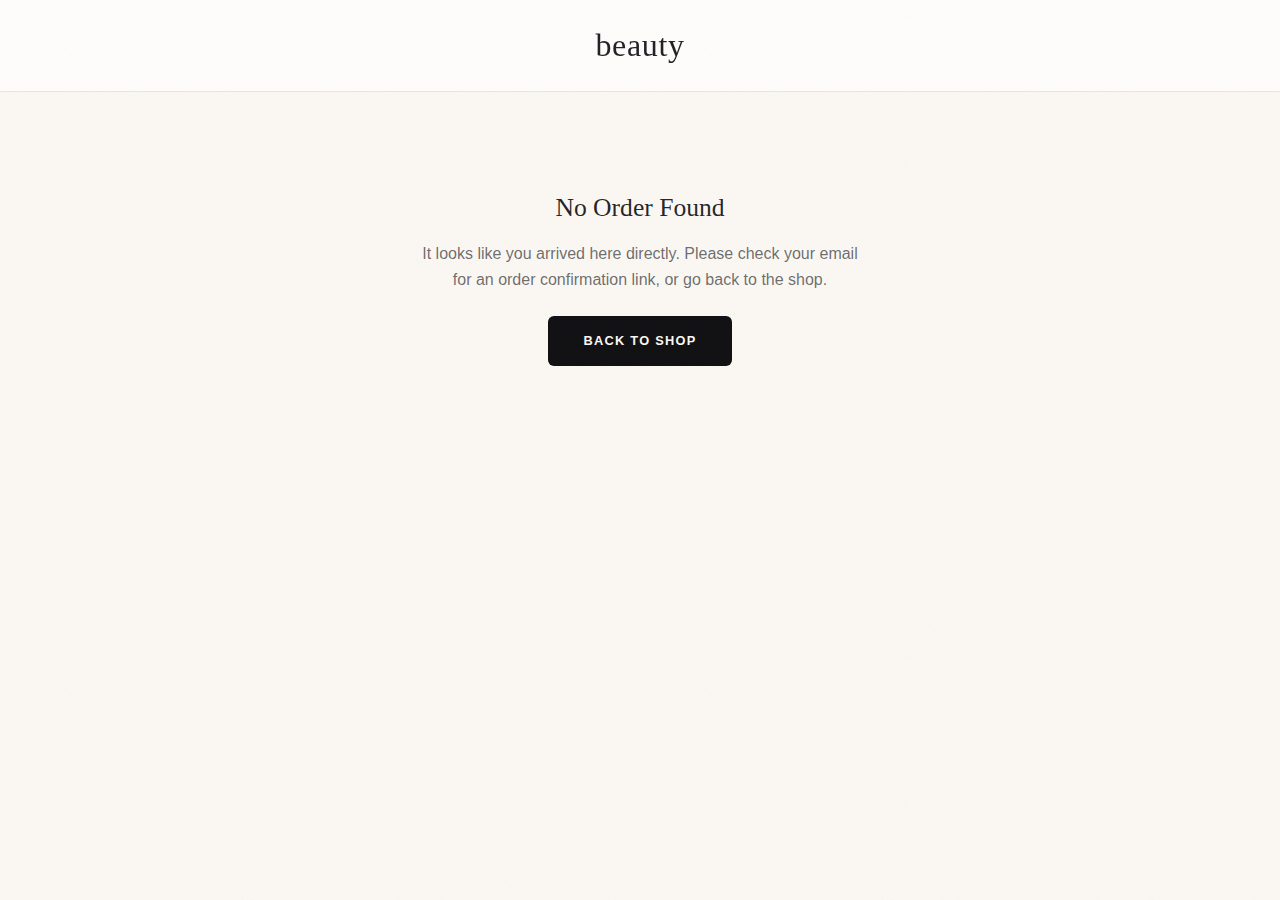
<file: completed-order.html>
<!DOCTYPE html>
<html lang="en">
<head>
    <meta charset="UTF-8">
    <meta name="viewport" content="width=device-width, initial-scale=1.0">
    <title>Order Confirmed — beauty</title>
    <meta name="description" content="Your order has been confirmed. Thank you for shopping with beauty.">
    <style>
    /* ============================================
       SHARED TOKENS
       ============================================ */
    :root {
        --bg-primary:#FAF7F2; --bg-alt:#FFFDF9;
        --surface:rgba(255,255,255,0.85); --surface-glass:rgba(255,255,255,0.65);
        --border-subtle:rgba(15,15,20,0.10);
        --text-primary:rgba(15,15,20,0.92); --text-secondary:rgba(15,15,20,0.62);
        --accent-ink:#111114; --accent-soft:#D9C7B8;
        --pastel-peach:#F3D7C7; --pastel-lavender:#D7D2F6;
        --pastel-sage:#D7E9E1; --highlight:#F0E7FF;
        --font-serif:'Iowan Old Style','Palatino Linotype','URW Palladio L',P052,serif;
        --font-sans:-apple-system,BlinkMacSystemFont,'Segoe UI',Helvetica,Arial,sans-serif;
        --ease-smooth:cubic-bezier(0.2,0.8,0.2,1);
        --color-success:#3A7D5C; --color-success-bg:#EEF7F2;
    }

    /* ============================================
       RESET & BASE
       ============================================ */
    *,*::before,*::after{box-sizing:border-box;margin:0;padding:0}
    html{scroll-behavior:smooth}
    body{
        font-family:var(--font-sans);
        background:var(--bg-primary);
        color:var(--text-primary);
        line-height:1.6;
        min-height:100vh;
        display:flex;
        flex-direction:column;
    }
    /* grain */
    body::before{
        content:'';position:fixed;inset:0;
        background-image:url("data:image/svg+xml,%3Csvg viewBox='0 0 400 400' xmlns='http://www.w3.org/2000/svg'%3E%3Cfilter id='n'%3E%3CfeTurbulence type='fractalNoise' baseFrequency='0.9' numOctaves='4' stitchTiles='stitch'/%3E%3C/filter%3E%3Crect width='100%25' height='100%25' filter='url(%23n)' opacity='0.03'/%3E%3C/svg%3E");
        pointer-events:none;z-index:9999;opacity:.5;
    }
    button{font-family:inherit;cursor:pointer;border:none;background:none}
    a{color:inherit;text-decoration:none}
    *:focus-visible{outline:2px solid var(--accent-ink);outline-offset:3px}

    /* ============================================
       HEADER
       ============================================ */
    .page-header{
        background:var(--surface-glass);
        backdrop-filter:blur(20px);-webkit-backdrop-filter:blur(20px);
        border-bottom:1px solid var(--border-subtle);
        padding:1.25rem clamp(1rem,5vw,3rem);
        text-align:center;
    }
    .page-header__logo{
        font-family:var(--font-serif);
        font-size:clamp(1.4rem,3.5vw,2rem);
        font-weight:400;letter-spacing:.02em;
    }

    /* ============================================
       HERO CHECKMARK BAND
       ============================================ */
    .confirm-hero{
        background:linear-gradient(135deg, var(--pastel-sage) 0%, var(--highlight) 50%, var(--pastel-peach) 100%);
        padding:4rem clamp(1rem,5vw,2rem) 3rem;
        text-align:center;
        position:relative;overflow:hidden;
    }
    /* soft decorative circles */
    .confirm-hero::before,
    .confirm-hero::after{
        content:'';position:absolute;border-radius:50%;
        background:rgba(255,255,255,.18);
        pointer-events:none;
    }
    .confirm-hero::before{width:260px;height:260px;top:-80px;right:-60px}
    .confirm-hero::after {width:180px;height:180px;bottom:-50px;left:-40px}

    .checkmark-ring{
        width:96px;height:96px;border-radius:50%;
        background:#fff;
        box-shadow:0 8px 32px rgba(15,15,20,.12);
        display:flex;align-items:center;justify-content:center;
        margin:0 auto 1.75rem;
        position:relative;z-index:1;
        animation:popIn .5s var(--ease-smooth) both;
    }
    @keyframes popIn{
        0%{transform:scale(.6);opacity:0}
        70%{transform:scale(1.08)}
        100%{transform:scale(1);opacity:1}
    }
    .checkmark-ring svg{width:44px;height:44px}

    .confirm-hero h1{
        font-family:var(--font-serif);
        font-size:clamp(2rem,5vw,3rem);
        font-weight:400;margin-bottom:.4rem;
        position:relative;z-index:1;
    }
    .confirm-hero p{
        color:var(--text-secondary);font-size:1rem;
        position:relative;z-index:1;
    }

    /* ============================================
       ORDER ID BADGE
       ============================================ */
    .order-id-badge{
        display:inline-flex;align-items:center;gap:.6rem;
        background:#fff;border:1px solid var(--border-subtle);
        border-radius:24px;padding:.5rem 1.25rem;
        margin:1.5rem auto 0;position:relative;z-index:1;
        font-size:.82rem;letter-spacing:.06em;
    }
    .order-id-badge span{color:var(--text-secondary);text-transform:uppercase}
    .order-id-badge strong{color:var(--text-primary);font-size:.9rem}
    .copy-btn{
        padding:.25rem .55rem;background:var(--bg-primary);
        border-radius:6px;font-size:.7rem;color:var(--text-secondary);
        text-transform:uppercase;letter-spacing:.06em;
        border:1px solid var(--border-subtle);
        transition:background .15s,color .15s;
    }
    .copy-btn:hover{background:var(--accent-ink);color:#fff}

    /* ============================================
       MAIN CONTENT GRID
       ============================================ */
    .confirm-layout{
        flex:1;
        display:grid;
        grid-template-columns:1fr 380px;
        gap:2.5rem;
        max-width:1000px;
        margin:0 auto;
        padding:2.5rem clamp(1rem,5vw,3rem) 5rem;
        width:100%;
    }

    /* ============================================
       CARD SHELL (shared)
       ============================================ */
    .card{
        background:#fff;border:1px solid var(--border-subtle);
        border-radius:14px;padding:1.75rem;
    }
    .card__title{
        font-family:var(--font-serif);
        font-size:1.2rem;font-weight:400;
        margin-bottom:1.25rem;padding-bottom:.85rem;
        border-bottom:1px solid var(--border-subtle);
    }

    /* ============================================
       ITEMS RECEIVED
       ============================================ */
    .order-item{
        display:grid;grid-template-columns:64px 1fr auto;
        gap:1rem;align-items:center;
        padding:.9rem 0;border-bottom:1px solid var(--border-subtle);
    }
    .order-item:last-child{border-bottom:none}
    .order-item__thumb{
        width:64px;height:64px;border-radius:10px;
        background:var(--bg-alt);overflow:hidden;
    }
    .order-item__thumb img{width:100%;height:100%;object-fit:contain}
    .order-item__name{font-weight:600;font-size:.9rem;margin-bottom:.15rem}
    .order-item__qty{font-size:.78rem;color:var(--text-secondary)}
    .order-item__price{font-weight:700;font-size:.95rem}

    /* ============================================
       TOTALS BLOCK
       ============================================ */
    .totals-row{
        display:flex;justify-content:space-between;
        font-size:.85rem;padding:.4rem 0;
    }
    .totals-row span:first-child{color:var(--text-secondary)}
    .totals-row span:last-child{font-weight:600}
    .totals-row.discount span:last-child{color:var(--color-success)}
    .totals-row.grand{
        font-size:1.1rem;margin-top:.75rem;padding-top:.75rem;
        border-top:1px solid var(--border-subtle);
    }
    .totals-row.grand span:first-child{color:var(--text-primary);font-weight:600}

    /* ============================================
       SHIPPING TIMELINE
       ============================================ */
    .timeline{list-style:none;position:relative;padding-left:1.75rem}
    .timeline::before{
        content:'';position:absolute;left:.7rem;top:0;bottom:0;
        width:2px;background:var(--border-subtle);
    }
    .timeline li{
        position:relative;padding:.6rem 0;font-size:.88rem;
    }
    .timeline li::before{
        content:'';position:absolute;
        left:-1.75rem;top:1.1rem;
        width:14px;height:14px;border-radius:50%;
        background:#fff;border:2.5px solid var(--border-subtle);
        transition:border-color .3s,background .3s;
    }
    .timeline li.done::before{border-color:var(--color-success);background:var(--color-success)}
    .timeline li.active::before{border-color:var(--accent-ink);background:var(--accent-ink)}
    .timeline li .tl-label{font-weight:600;color:var(--text-primary)}
    .timeline li .tl-sub{font-size:.75rem;color:var(--text-secondary)}

    /* ============================================
       CONTACT / HELP
       ============================================ */
    .help-block{margin-top:.5rem}
    .help-row{
        display:flex;align-items:center;gap:.75rem;
        padding:.85rem 0;border-bottom:1px solid var(--border-subtle);
        font-size:.85rem;
    }
    .help-row:last-child{border-bottom:none}
    .help-icon{
        width:36px;height:36px;border-radius:10px;
        background:var(--bg-alt);
        display:flex;align-items:center;justify-content:center;flex-shrink:0;
    }
    .help-row__text .help-label{font-weight:600;margin-bottom:.1rem}
    .help-row__text .help-sub{font-size:.75rem;color:var(--text-secondary)}
    .help-row a{color:var(--accent-ink);font-weight:600;text-decoration:underline;text-decoration-color:transparent;transition:text-decoration-color .2s}
    .help-row a:hover{text-decoration-color:var(--accent-ink)}

    /* ============================================
       CTA ROW AT BOTTOM
       ============================================ */
    .cta-row{
        grid-column:1/-1;
        display:flex;gap:1rem;justify-content:center;flex-wrap:wrap;
        padding-top:1rem;
    }
    .btn-primary{
        padding:.9rem 2.2rem;
        background:var(--accent-ink);color:var(--bg-primary);
        border-radius:6px;font-size:.8rem;
        letter-spacing:.1em;text-transform:uppercase;font-weight:700;
        transition:opacity .2s;
    }
    .btn-primary:hover{opacity:.85}
    .btn-outline{
        padding:.9rem 2.2rem;
        border:1.5px solid var(--accent-ink);color:var(--accent-ink);
        border-radius:6px;font-size:.8rem;
        letter-spacing:.1em;text-transform:uppercase;font-weight:700;
        transition:background .2s,color .2s;
    }
    .btn-outline:hover{background:var(--accent-ink);color:var(--bg-primary)}

    /* ============================================
       FALLBACK (if no order data)
       ============================================ */
    .no-order{
        text-align:center;padding:6rem 1rem;
        max-width:480px;margin:0 auto;
    }
    .no-order h2{font-family:var(--font-serif);font-weight:400;font-size:1.6rem;margin-bottom:.75rem}
    .no-order p{color:var(--text-secondary);margin-bottom:1.5rem}

    /* ============================================
       RESPONSIVE
       ============================================ */
    @media(max-width:860px){
        .confirm-layout{grid-template-columns:1fr;gap:1.5rem}
        .cta-row{grid-column:1}
    }
    @media(max-width:480px){
        .confirm-hero{padding:3rem 1rem 2.5rem}
        .order-item{grid-template-columns:52px 1fr auto;gap:.7rem}
    }
    @media(prefers-reduced-motion:reduce){
        *,*::before,*::after{animation-duration:.01ms!important;transition-duration:.01ms!important}
    }
    </style>
</head>
<body>

<!-- HEADER -->
<header class="page-header">
    <div class="page-header__logo">beauty</div>
</header>

<!-- HERO -->
<section class="confirm-hero">
    <div class="checkmark-ring">
        <svg viewBox="0 0 44 44" fill="none">
            <circle cx="22" cy="22" r="22" fill="var(--color-success)"/>
            <path d="M12 23L19 30L32 14" stroke="white" stroke-width="3.5" stroke-linecap="round" stroke-linejoin="round"/>
        </svg>
    </div>
    <h1>Order Confirmed</h1>
    <p>Thank you for shopping with beauty</p>
    <div class="order-id-badge">
        <span>Order</span>
        <strong id="heroOrderId">—</strong>
        <button class="copy-btn" id="copyBtn" aria-label="Copy order ID">Copy</button>
    </div>
</section>

<!-- MAIN GRID -->
<main class="confirm-layout" id="confirmLayout">

    <!-- LEFT — Items + Totals -->
    <div class="left-col">
        <div class="card" style="margin-bottom:1.5rem">
            <h2 class="card__title">Items Ordered</h2>
            <div id="orderItemsList"><!-- JS --></div>
        </div>
        <div class="card">
            <h2 class="card__title">Order Total</h2>
            <div id="totalsBlock"><!-- JS --></div>
        </div>
    </div>

    <!-- RIGHT — Timeline + Help -->
    <div class="right-col">
        <div class="card" style="margin-bottom:1.5rem">
            <h2 class="card__title">Delivery Status</h2>
            <ul class="timeline" id="deliveryTimeline">
                <li class="done">
                    <span class="tl-label">Order Placed</span>
                    <span class="tl-sub" id="tlPlacedDate">—</span>
                </li>
                <li class="done">
                    <span class="tl-label">Payment Confirmed</span>
                    <span class="tl-sub">Secure payment processed</span>
                </li>
                <li class="active">
                    <span class="tl-label">Processing</span>
                    <span class="tl-sub">Your order is being prepared</span>
                </li>
                <li>
                    <span class="tl-label">Shipped</span>
                    <span class="tl-sub">Tracking details will be sent via email</span>
                </li>
                <li>
                    <span class="tl-label">Delivered</span>
                    <span class="tl-sub" id="tlDeliverDate">Estimated —</span>
                </li>
            </ul>
        </div>

        <div class="card">
            <h2 class="card__title">Need Help?</h2>
            <div class="help-block">
                <div class="help-row">
                    <div class="help-icon">
                        <svg width="18" height="18" viewBox="0 0 18 18" fill="none"><rect x="1" y="3" width="16" height="12" rx="2" stroke="currentColor" stroke-width="1.5"/><path d="M1 5l8 5 8-5" stroke="currentColor" stroke-width="1.5"/></svg>
                    </div>
                    <div class="help-row__text">
                        <div class="help-label">Receipt sent to</div>
                        <div class="help-sub" id="receiptEmail">—</div>
                    </div>
                </div>
                <div class="help-row">
                    <div class="help-icon">
                        <svg width="18" height="18" viewBox="0 0 18 18" fill="none"><circle cx="9" cy="9" r="7.5" stroke="currentColor" stroke-width="1.5"/><path d="M9 5v4l3 2" stroke="currentColor" stroke-width="1.5" stroke-linecap="round"/></svg>
                    </div>
                    <div class="help-row__text">
                        <div class="help-label">Returns & Exchanges</div>
                        <div class="help-sub">30-day hassle-free returns</div>
                    </div>
                </div>
                <div class="help-row">
                    <div class="help-icon">
                        <svg width="18" height="18" viewBox="0 0 18 18" fill="none"><path d="M9 1v16M1 9h16" stroke="currentColor" stroke-width="1.5" stroke-linecap="round"/></svg>
                    </div>
                    <div class="help-row__text">
                        <div class="help-label">Have a question?</div>
                        <div class="help-sub"><a href="#">Contact Support →</a></div>
                    </div>
                </div>
            </div>
        </div>
    </div>

    <!-- BOTTOM CTA -->
    <div class="cta-row">
        <a href="index.html" class="btn-primary">Continue Shopping</a>
        <button class="btn-outline" id="printBtn">Print Receipt</button>
    </div>

</main>

<!-- FALLBACK: no order data -->
<div class="no-order" id="noOrderFallback" style="display:none">
    <h2>No Order Found</h2>
    <p>It looks like you arrived here directly. Please check your email for an order confirmation link, or go back to the shop.</p>
    <a href="index.html" class="btn-primary" style="display:inline-block">Back to Shop</a>
</div>

<script>
// ============================================
// Read saved order from localStorage
// (written by shopping-cart.html on completion)
// ============================================
(function(){
    const raw = localStorage.getItem('beautyLastOrder');

    if (!raw) {
        // no order data — show fallback, hide main content
        document.querySelector('.confirm-hero').style.display   = 'none';
        document.getElementById('confirmLayout').style.display = 'none';
        document.getElementById('noOrderFallback').style.display = 'block';
        return;
    }

    const order = JSON.parse(raw);
    // order shape: { id, items:[{id,name,price,quantity}], subtotal, shipping, tax, discount, total, email, shippingMethod, placedAt }

    /* ---- hero ---- */
    document.getElementById('heroOrderId').textContent = order.id;

    /* ---- copy button ---- */
    document.getElementById('copyBtn').addEventListener('click', function(){
        navigator.clipboard.writeText(order.id).then(() => {
            this.textContent = 'Copied!';
            setTimeout(() => { this.textContent = 'Copy'; }, 1400);
        });
    });

    /* ---- items list ---- */
    function makeSVG(id){
        const c=[['%23F3D7C7','%23E8C4B0'],['%23D7D2F6','%23C5BEE8'],['%23D7E9E1','%23C2D9CE'],['%23F0E7FF','%23E0D5F5'],['%23FFE5E0','%23FFD5CE'],['%23E5F2FF','%23D0E7FF']];
        const p=c[id%c.length];
        return `data:image/svg+xml,%3Csvg viewBox='0 0 200 200' xmlns='http://www.w3.org/2000/svg'%3E%3Cdefs%3E%3ClinearGradient id='g${id}' x1='0%25' y1='0%25' x2='100%25' y2='100%25'%3E%3Cstop offset='0%25' style='stop-color:${p[0]}'/%3E%3Cstop offset='100%25' style='stop-color:${p[1]}'/%3E%3C/linearGradient%3E%3C/defs%3E%3Crect width='200' height='200' fill='%23FFFDF9'/%3E%3Ccircle cx='100' cy='100' r='60' fill='url(%23g${id})' opacity='0.8'/%3E%3Ccircle cx='100' cy='80' r='20' fill='rgba(255,255,255,0.9)'/%3E%3C/svg%3E`;
    }

    document.getElementById('orderItemsList').innerHTML = order.items.map(i => `
        <div class="order-item">
            <div class="order-item__thumb"><img src="${makeSVG(i.id)}" alt="${i.name}"></div>
            <div>
                <div class="order-item__name">${i.name}</div>
                <div class="order-item__qty">Qty: ${i.quantity}</div>
            </div>
            <div class="order-item__price">$${(i.price * i.quantity).toFixed(2)}</div>
        </div>
    `).join('');

    /* ---- totals ---- */
    document.getElementById('totalsBlock').innerHTML = `
        <div class="totals-row"><span>Subtotal</span><span>$${order.subtotal.toFixed(2)}</span></div>
        <div class="totals-row"><span>Shipping</span><span>${order.shipping === 0 ? 'FREE' : '$'+order.shipping.toFixed(2)}</span></div>
        <div class="totals-row"><span>Tax</span><span>$${order.tax.toFixed(2)}</span></div>
        ${order.discount > 0 ? `<div class="totals-row discount"><span>Discount</span><span>−$${order.discount.toFixed(2)}</span></div>` : ''}
        <div class="totals-row grand"><span>Total</span><span>$${order.total.toFixed(2)}</span></div>
    `;

    /* ---- timeline dates ---- */
    const placed  = new Date(order.placedAt);
    const days    = order.shippingMethod === 'overnight' ? 1 : order.shippingMethod === 'express' ? 3 : 6;
    const deliver = new Date(placed); deliver.setDate(deliver.getDate() + days);
    const fmt     = { month:'long', day:'numeric', year:'numeric' };

    document.getElementById('tlPlacedDate').textContent  = placed.toLocaleDateString('en-US', fmt);
    document.getElementById('tlDeliverDate').textContent = 'Estimated ' + deliver.toLocaleDateString('en-US', fmt);

    /* ---- receipt email ---- */
    document.getElementById('receiptEmail').textContent = order.email || '—';

    /* ---- print ---- */
    document.getElementById('printBtn').addEventListener('click', () => window.print());
})();
</script>
</body>
</html>
</file>
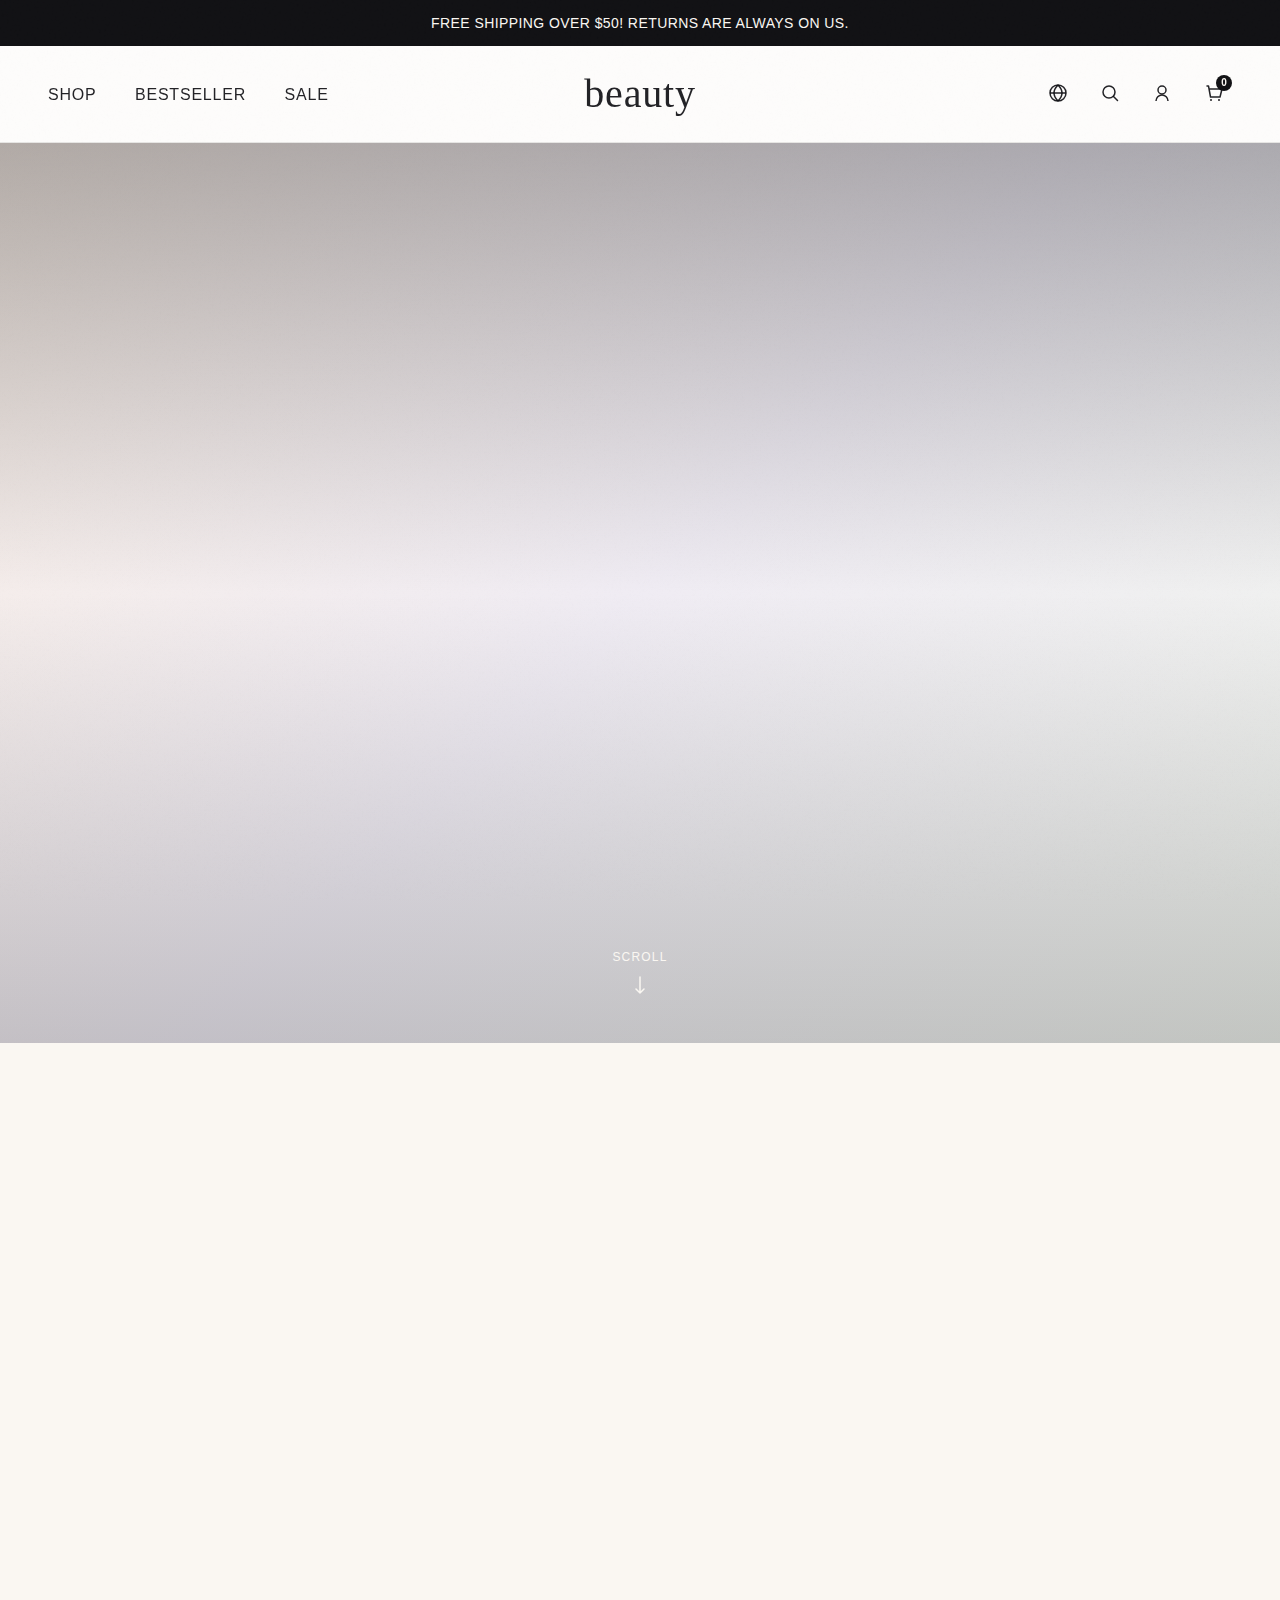
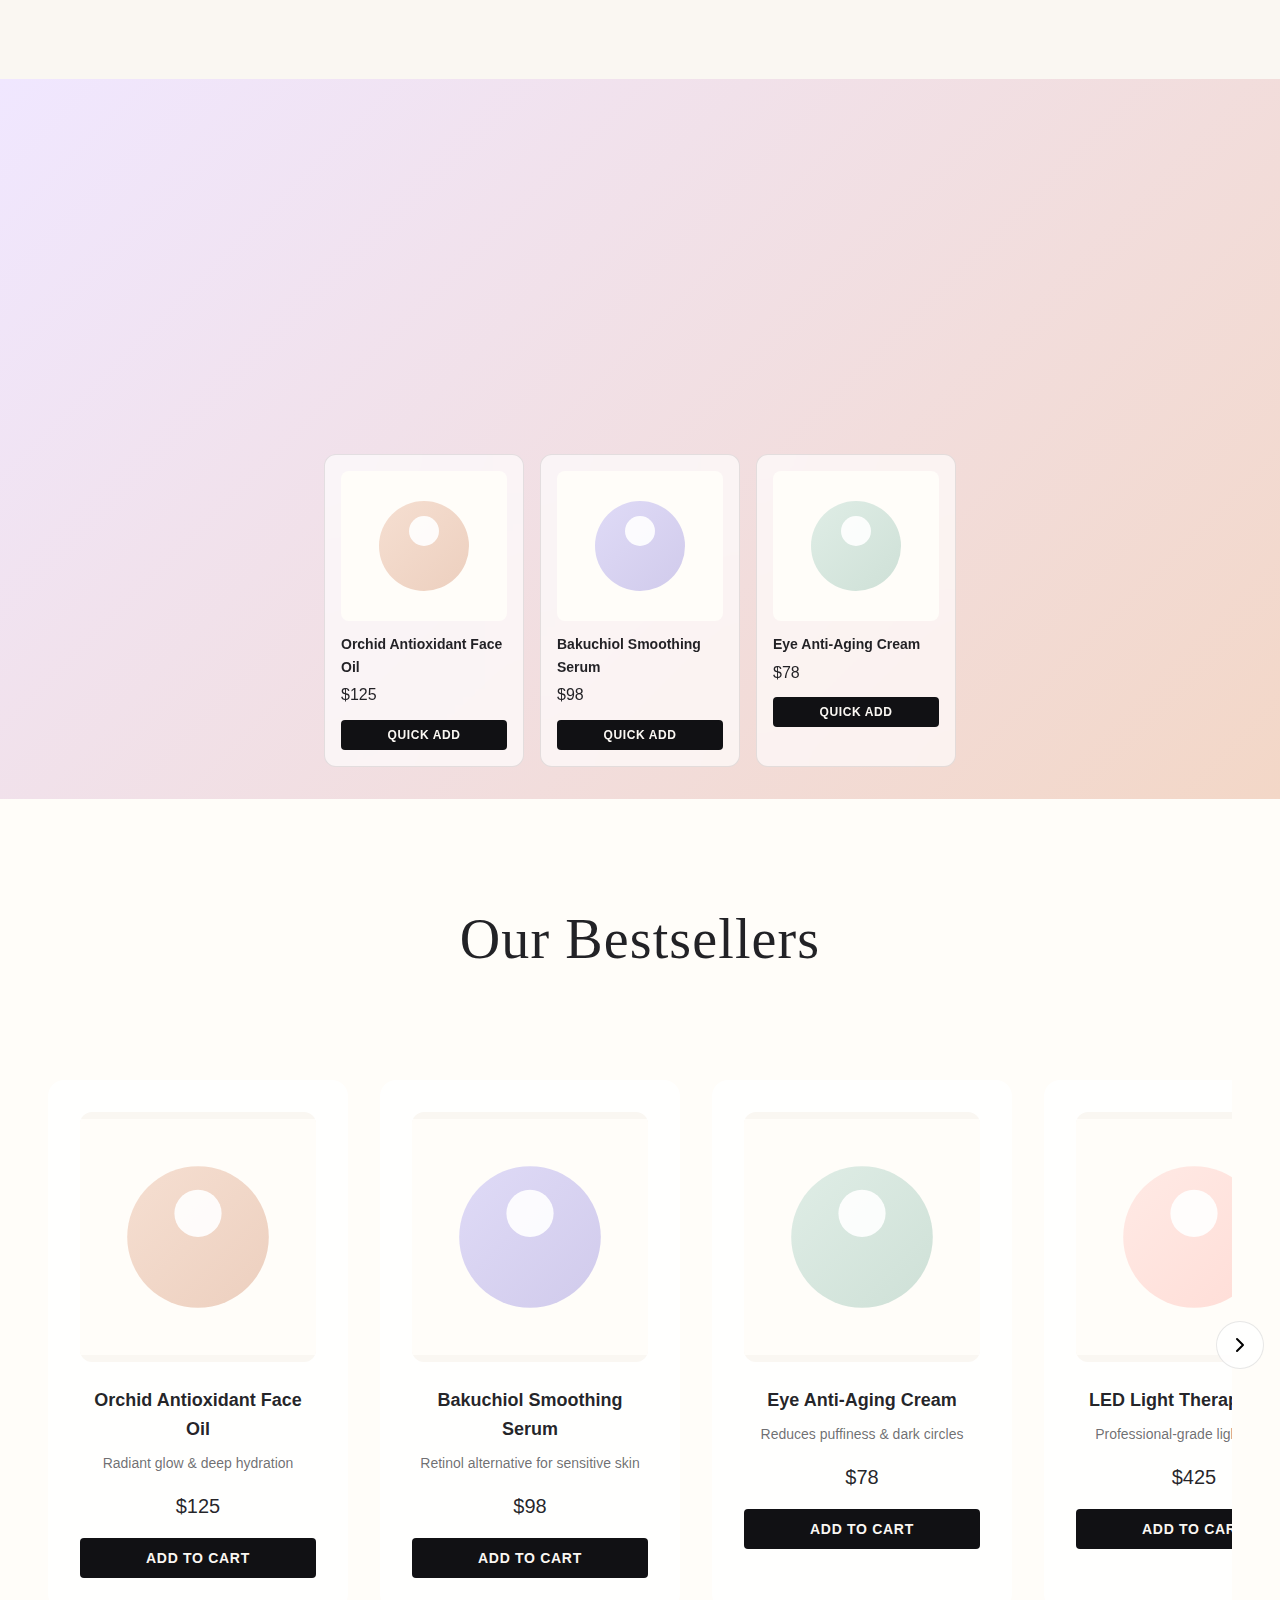
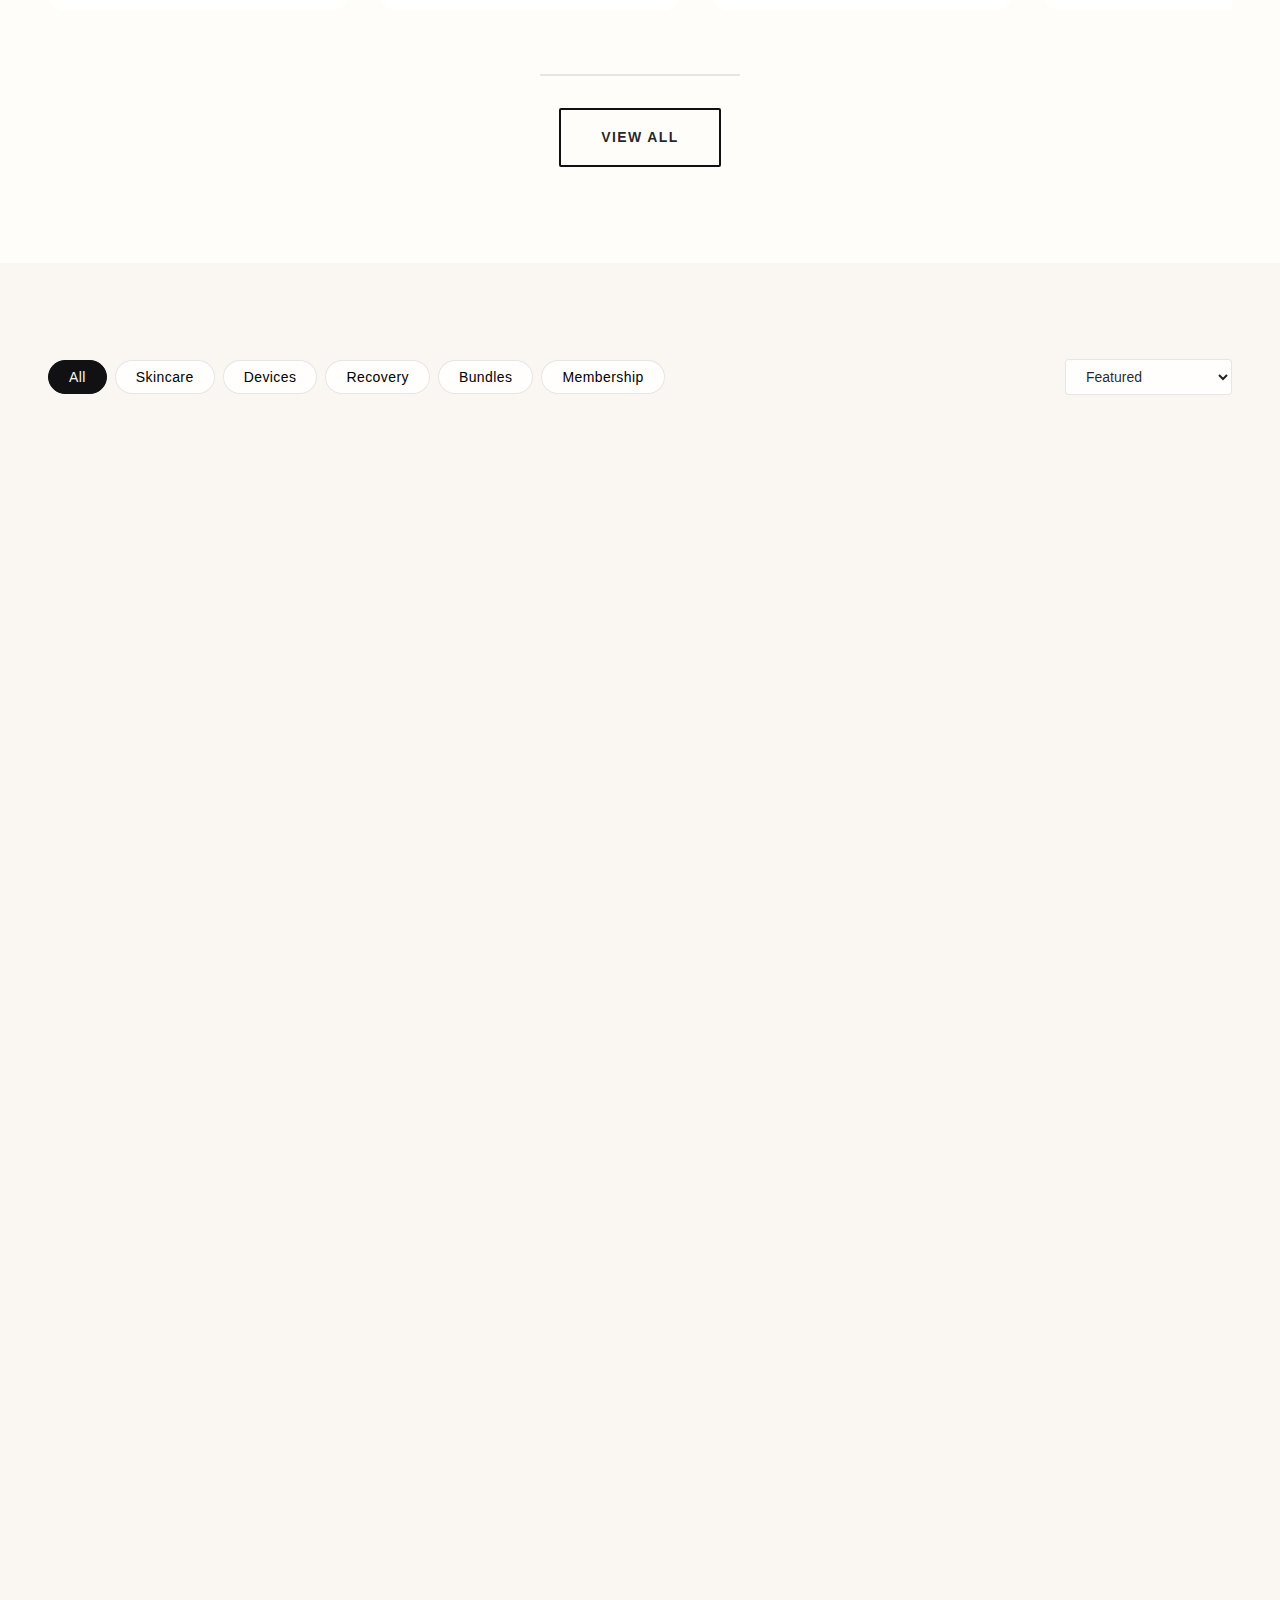
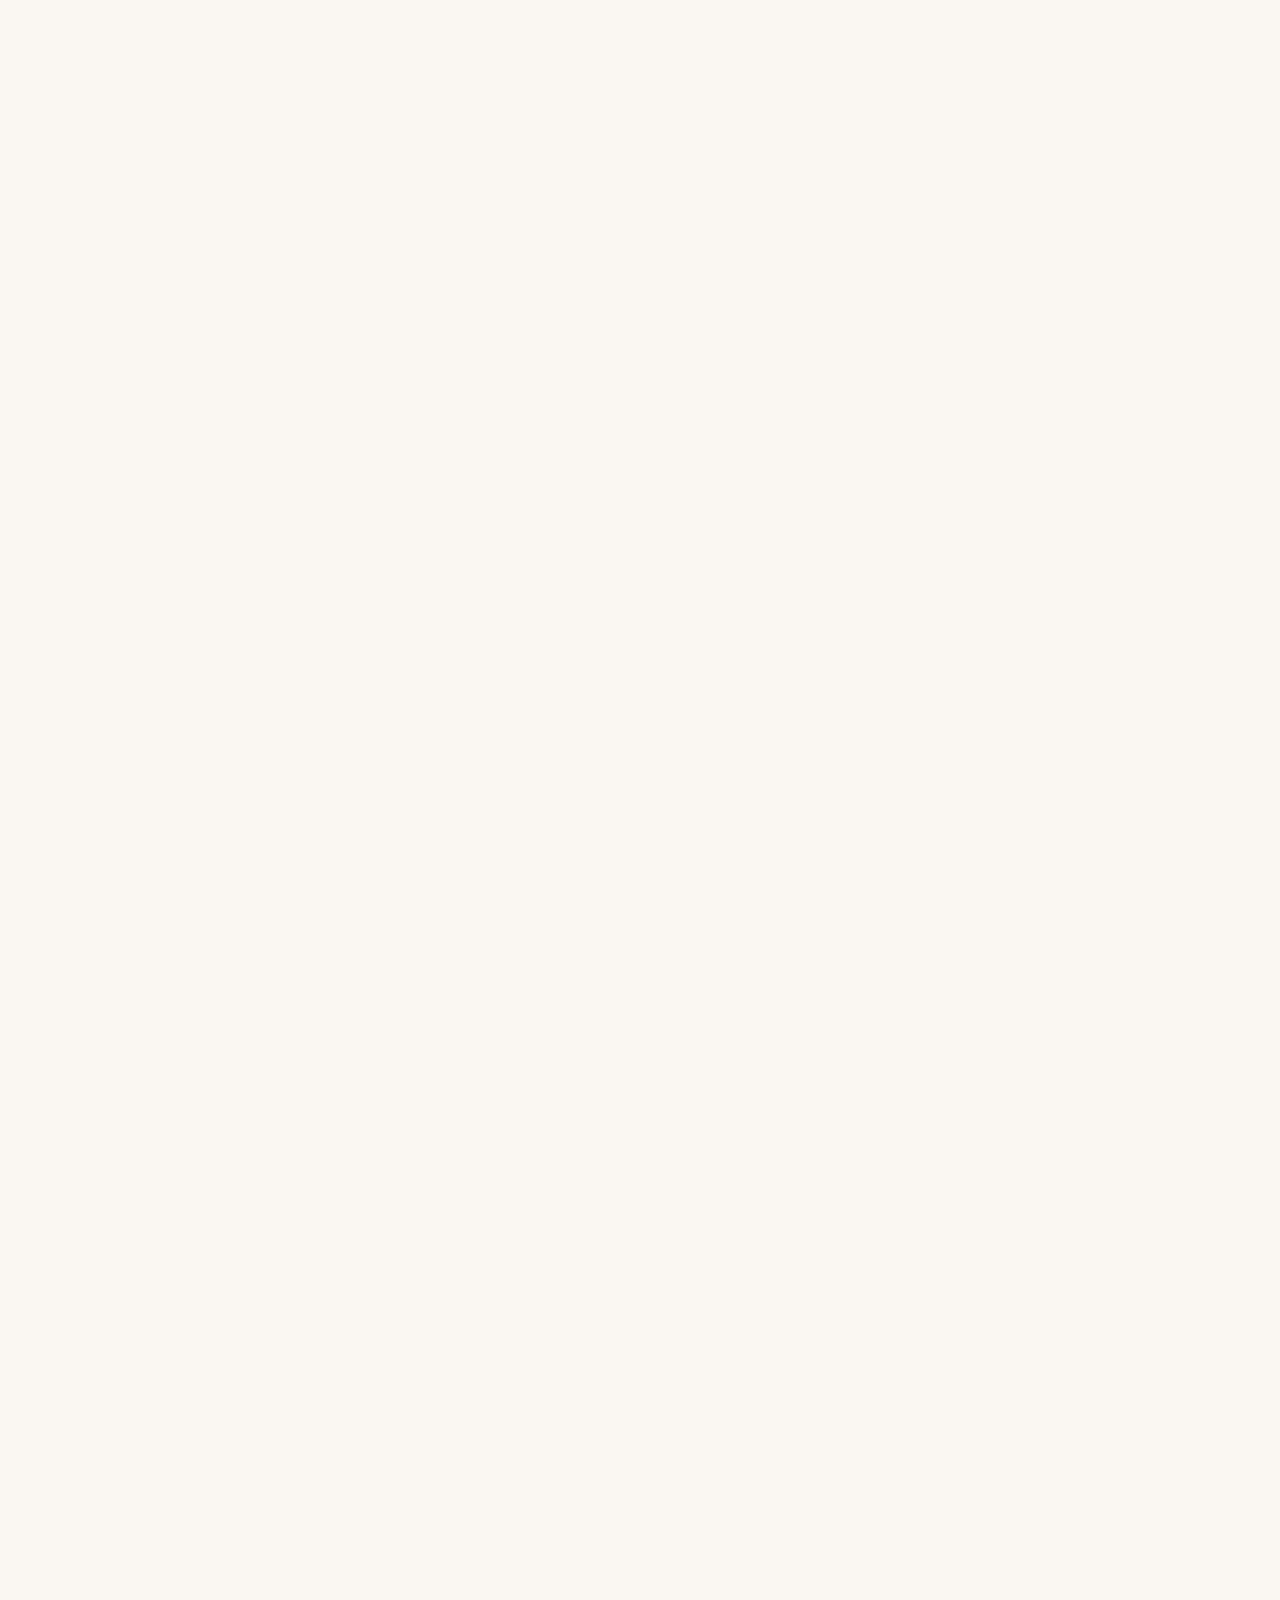
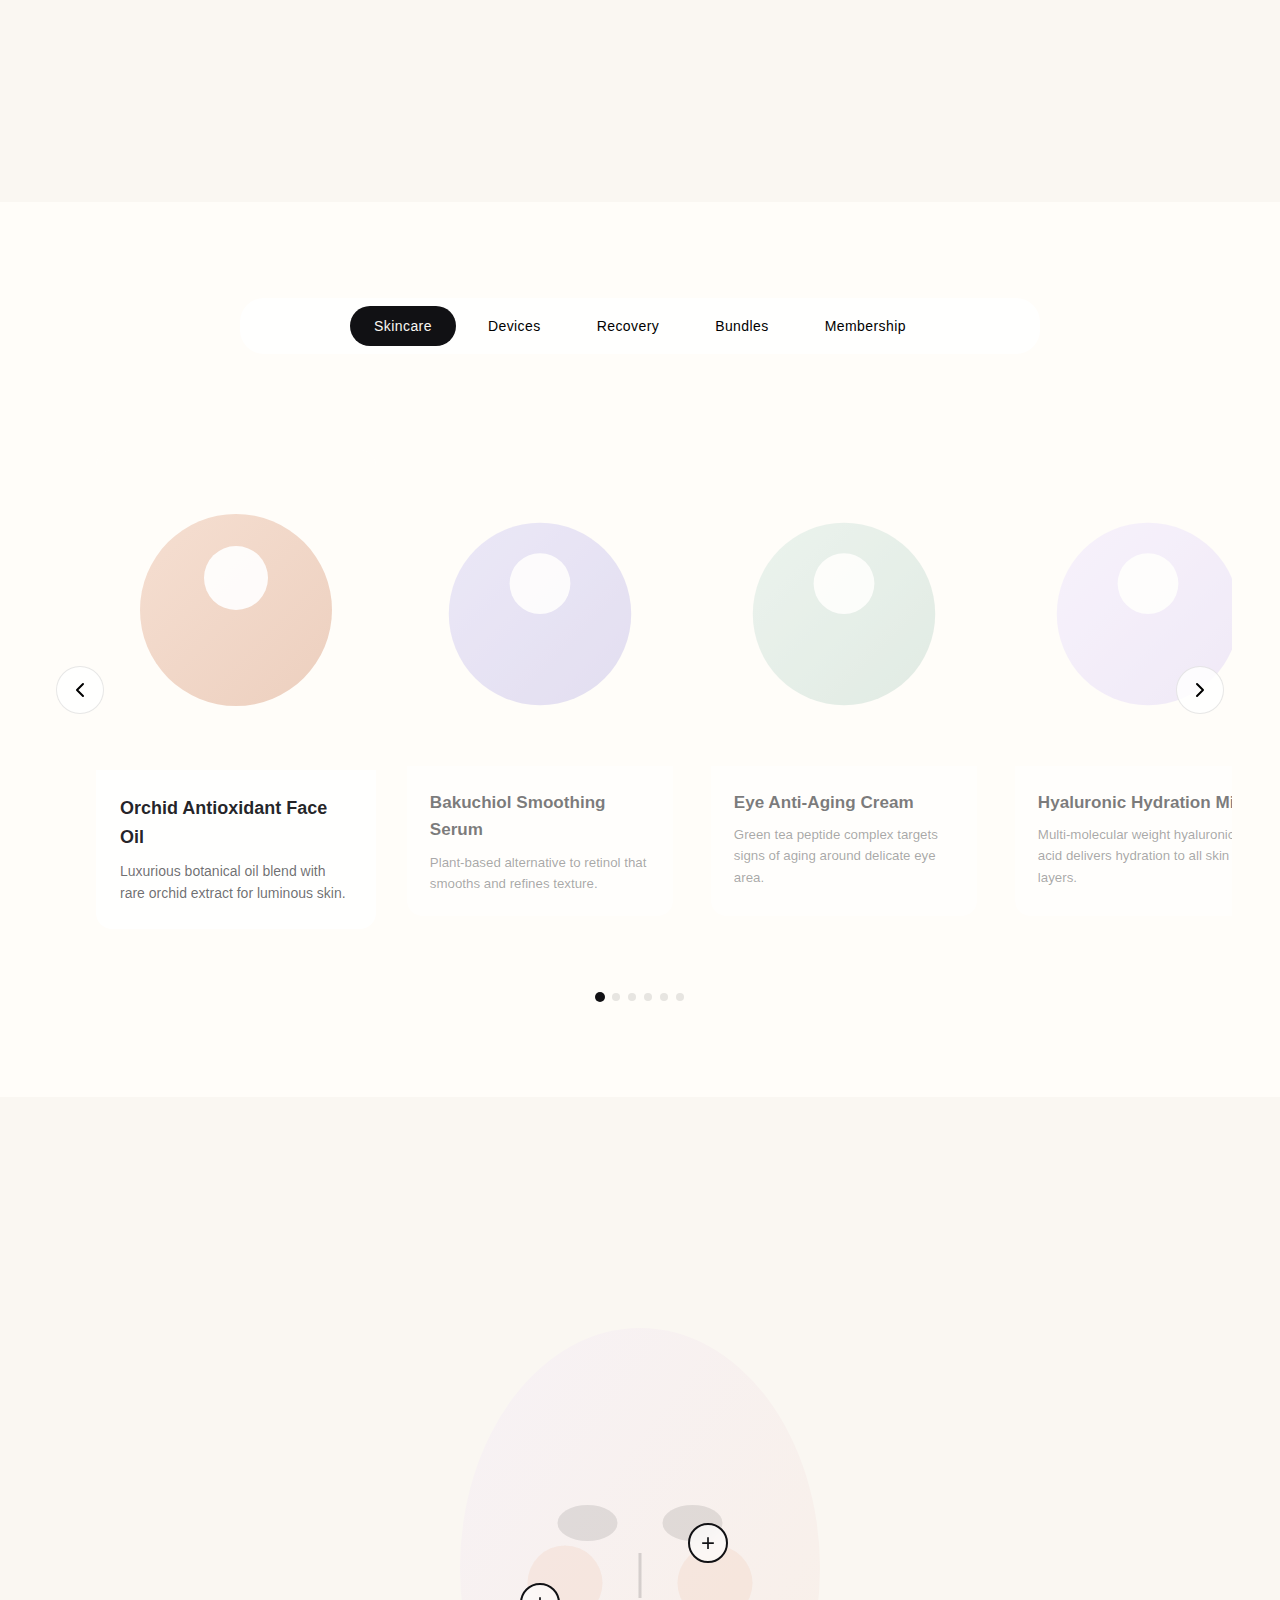
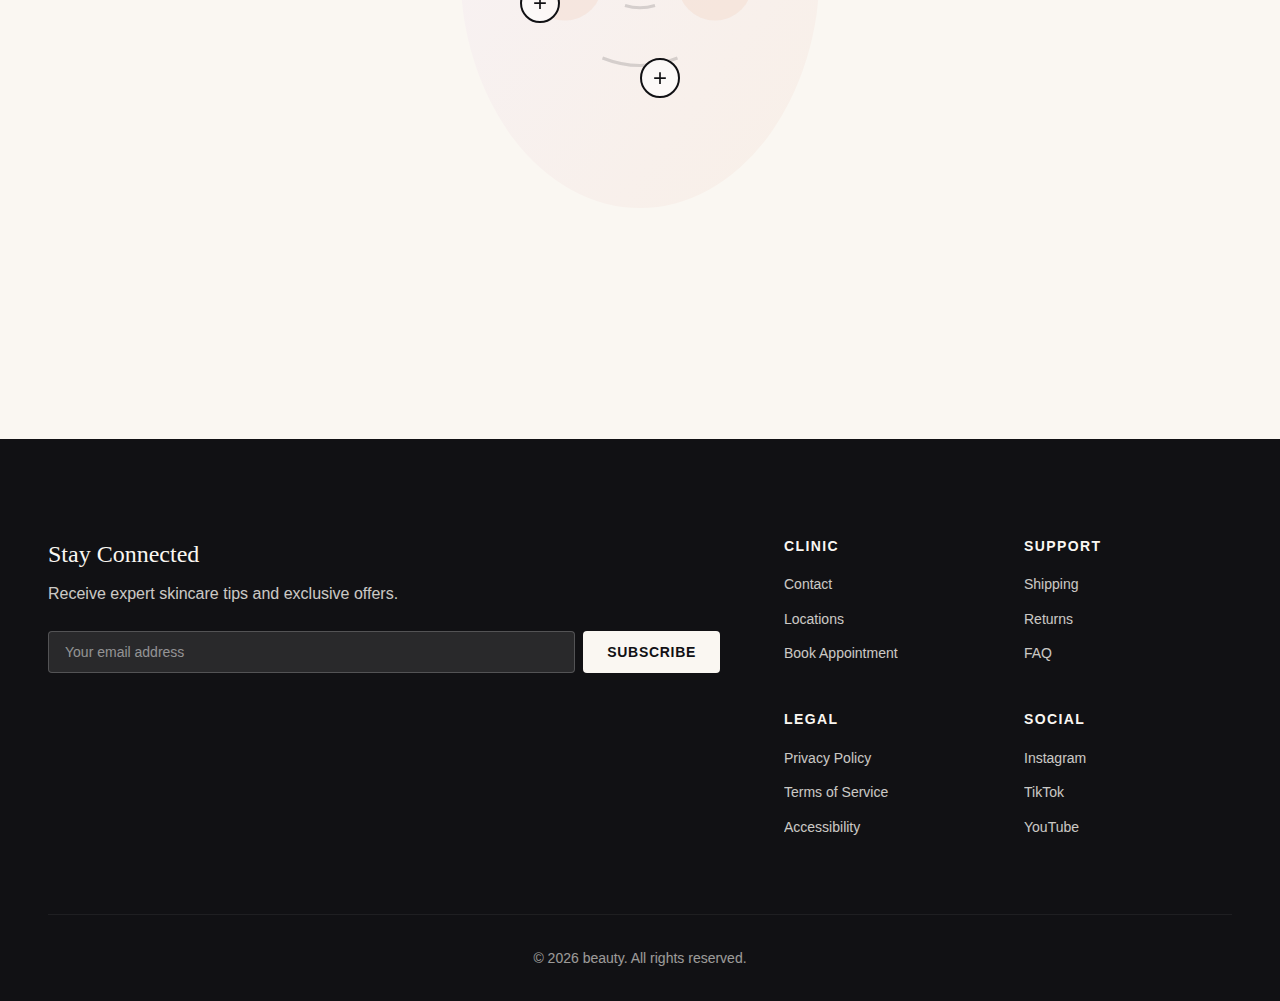
<file: index (3).html>
<!DOCTYPE html>
<html lang="en">
<head>
    <meta charset="UTF-8">
    <meta name="viewport" content="width=device-width, initial-scale=1.0">
    <title>beauty — WHERE SKINCARE BEGINS</title>
    <meta name="description" content="Luxury aesthetic clinic offering premium skincare, devices, and recovery treatments. Editorial approach to clinical beauty.">
    <link rel="stylesheet" href="styles.css">
</head>
<body>
    <!-- Announcement Bar -->
    <div class="announcement-bar" role="banner">
        <p>Free Shipping Over $50! Returns are always on us.</p>
    </div>

    <!-- Main Navigation -->
    <header class="main-header" id="mainHeader">
        <nav class="nav-container" role="navigation" aria-label="Main navigation">
            <button class="hamburger" aria-label="Toggle menu" aria-expanded="false">
                <span></span>
                <span></span>
                <span></span>
            </button>
            
            <div class="nav-links">
                <a href="#shop">Shop</a>
                <a href="#bestseller">Bestseller</a>
                <a href="#sale">Sale</a>
            </div>
            
            <div class="brand-wordmark">
                <h1>beauty</h1>
            </div>
            
            <div class="nav-actions">
                <button class="nav-icon" aria-label="Select currency">
                    <svg width="20" height="20" viewBox="0 0 20 20" fill="none">
                        <circle cx="10" cy="10" r="8" stroke="currentColor" stroke-width="1.5"/>
                        <path d="M10 2C10 2 14 6 14 10C14 14 10 18 10 18" stroke="currentColor" stroke-width="1.5"/>
                        <path d="M10 2C10 2 6 6 6 10C6 14 10 18 10 18" stroke="currentColor" stroke-width="1.5"/>
                        <line x1="2" y1="10" x2="18" y2="10" stroke="currentColor" stroke-width="1.5"/>
                    </svg>
                </button>
                <button class="nav-icon" aria-label="Search">
                    <svg width="20" height="20" viewBox="0 0 20 20" fill="none">
                        <circle cx="9" cy="9" r="6" stroke="currentColor" stroke-width="1.5"/>
                        <line x1="13.5" y1="13.5" x2="17.5" y2="17.5" stroke="currentColor" stroke-width="1.5" stroke-linecap="round"/>
                    </svg>
                </button>
                <button class="nav-icon" aria-label="Account">
                    <svg width="20" height="20" viewBox="0 0 20 20" fill="none">
                        <circle cx="10" cy="7" r="4" stroke="currentColor" stroke-width="1.5"/>
                        <path d="M4 18C4 14.6863 6.68629 12 10 12C13.3137 12 16 14.6863 16 18" stroke="currentColor" stroke-width="1.5"/>
                    </svg>
                </button>
                <button class="nav-icon cart-trigger" aria-label="Shopping cart">
                    <svg width="20" height="20" viewBox="0 0 20 20" fill="none">
                        <path d="M3 3H4.5L6.5 14H16L18 6H6" stroke="currentColor" stroke-width="1.5" stroke-linecap="round" stroke-linejoin="round"/>
                        <circle cx="7" cy="17" r="1" fill="currentColor"/>
                        <circle cx="15" cy="17" r="1" fill="currentColor"/>
                    </svg>
                    <span class="cart-badge" data-count="0">0</span>
                </button>
            </div>
        </nav>
    </header>

    <!-- Hero Video Section -->
    <section class="hero-video" id="hero">
        <video class="hero-video__media" autoplay muted loop playsinline poster="">
            <!-- <source src="assets/hero.webm" type="video/webm"> -->
            <!-- <source src="assets/hero.mp4" type="video/mp4"> -->
        </video>
        <div class="hero-video__fallback"></div>
        <div class="hero-video__overlay">
            <div class="hero-video__content">
                <div class="hero-wordmark">beauty</div>
                <p class="hero-tagline">WHERE SKINCARE BEGINS</p>
            </div>
            <div class="scroll-indicator">
                <span>Scroll</span>
                <svg width="12" height="20" viewBox="0 0 12 20" fill="none">
                    <path d="M6 2V18M6 18L2 14M6 18L10 14" stroke="currentColor" stroke-width="1.5" stroke-linecap="round" stroke-linejoin="round"/>
                </svg>
            </div>
        </div>
    </section>

    <!-- Top Products Three Sections -->
    <section class="feature-panels" id="topProducts">
        <div class="feature-panel" data-color="peach">
            <div class="feature-panel__visual">
                <svg viewBox="0 0 300 400" class="product-illustration">
                    <defs>
                        <linearGradient id="grad1" x1="0%" y1="0%" x2="100%" y2="100%">
                            <stop offset="0%" style="stop-color:#F3D7C7;stop-opacity:1" />
                            <stop offset="100%" style="stop-color:#E8C4B0;stop-opacity:1" />
                        </linearGradient>
                    </defs>
                    <ellipse cx="150" cy="200" rx="80" ry="140" fill="url(#grad1)" opacity="0.6"/>
                    <circle cx="150" cy="150" r="40" fill="#D9C7B8" opacity="0.8"/>
                    <path d="M 130 120 Q 150 100 170 120" stroke="#111114" stroke-width="2" fill="none"/>
                    <circle cx="150" cy="180" r="15" fill="rgba(255,255,255,0.9)"/>
                </svg>
            </div>
            <div class="feature-panel__content">
                <h2 class="feature-panel__title">Orchid</h2>
                <p class="feature-panel__subtitle">Antioxidant Beauty Face Oil</p>
                <button class="feature-panel__cta" data-product-id="0">SHOP NOW</button>
            </div>
        </div>

        <div class="feature-panel" data-color="lavender">
            <div class="feature-panel__visual">
                <svg viewBox="0 0 300 400" class="product-illustration">
                    <defs>
                        <linearGradient id="grad2" x1="0%" y1="0%" x2="100%" y2="100%">
                            <stop offset="0%" style="stop-color:#D7D2F6;stop-opacity:1" />
                            <stop offset="100%" style="stop-color:#C5BEE8;stop-opacity:1" />
                        </linearGradient>
                    </defs>
                    <rect x="120" y="100" width="60" height="180" rx="30" fill="url(#grad2)" opacity="0.7"/>
                    <circle cx="150" cy="90" r="20" fill="rgba(255,255,255,0.9)"/>
                    <circle cx="140" cy="250" r="5" fill="#D7D2F6" opacity="0.5"/>
                    <circle cx="160" cy="270" r="4" fill="#D7D2F6" opacity="0.6"/>
                    <circle cx="155" cy="290" r="3" fill="#D7D2F6" opacity="0.7"/>
                </svg>
            </div>
            <div class="feature-panel__content">
                <h2 class="feature-panel__title">Bakuchiol</h2>
                <p class="feature-panel__subtitle">Smoothing serum</p>
                <button class="feature-panel__cta" data-product-id="1">SHOP NOW</button>
            </div>
        </div>

        <div class="feature-panel" data-color="sage">
            <div class="feature-panel__visual">
                <svg viewBox="0 0 300 400" class="product-illustration">
                    <defs>
                        <linearGradient id="grad3" x1="0%" y1="0%" x2="100%" y2="100%">
                            <stop offset="0%" style="stop-color:#D7E9E1;stop-opacity:1" />
                            <stop offset="100%" style="stop-color:#C2D9CE;stop-opacity:1" />
                        </linearGradient>
                    </defs>
                    <ellipse cx="150" cy="180" rx="90" ry="110" fill="url(#grad3)" opacity="0.6"/>
                    <circle cx="135" cy="150" r="8" fill="#111114" opacity="0.8"/>
                    <circle cx="165" cy="150" r="8" fill="#111114" opacity="0.8"/>
                    <path d="M 140 180 Q 150 190 160 180" stroke="#111114" stroke-width="2" fill="none" opacity="0.6"/>
                    <ellipse cx="150" cy="220" rx="30" ry="15" fill="rgba(255,255,255,0.8)"/>
                </svg>
            </div>
            <div class="feature-panel__content">
                <h2 class="feature-panel__title">Eye Anti-Aging</h2>
                <p class="feature-panel__subtitle">Corrective eye cream — Green tea</p>
                <button class="feature-panel__cta" data-product-id="2">SHOP NOW</button>
            </div>
        </div>
    </section>

    <!-- Shoppable Lifestyle Video -->
    <section class="lifestyle-shoppable" id="lifestyleVideo">
        <div class="lifestyle-shoppable__media">
            <video class="lifestyle-video" autoplay muted loop playsinline>
                <!-- <source src="assets/lifestyle.webm" type="video/webm"> -->
                <!-- <source src="assets/lifestyle.mp4" type="video/mp4"> -->
            </video>
            <div class="lifestyle-video__fallback"></div>
        </div>
        <div class="floating-product-cards" id="floatingCards">
            <!-- Cards will be populated by JS -->
        </div>
    </section>

    <!-- Bestsellers Carousel -->
    <section class="bestsellers-section" id="bestseller">
        <div class="section-header">
            <h2 class="section-title">Our Bestsellers</h2>
        </div>
        <div class="carousel-wrapper">
            <div class="carousel" id="bestsellersCarousel">
                <!-- Products will be populated by JS -->
            </div>
            <button class="carousel-control carousel-control--next" aria-label="Next products">
                <svg width="24" height="24" viewBox="0 0 24 24" fill="none">
                    <path d="M9 6L15 12L9 18" stroke="currentColor" stroke-width="2" stroke-linecap="round" stroke-linejoin="round"/>
                </svg>
            </button>
        </div>
        <div class="carousel-progress">
            <div class="carousel-progress__bar"></div>
        </div>
        <div class="section-cta">
            <a href="#products" class="view-all-link">VIEW ALL</a>
        </div>
    </section>

    <!-- Product Grid with Filters -->
    <section class="product-grid-section" id="products">
        <div class="product-grid-header">
            <div class="filter-pills" role="group" aria-label="Product categories">
                <button class="filter-pill active" data-category="all">All</button>
                <button class="filter-pill" data-category="Skincare">Skincare</button>
                <button class="filter-pill" data-category="Devices">Devices</button>
                <button class="filter-pill" data-category="Recovery">Recovery</button>
                <button class="filter-pill" data-category="Bundles">Bundles</button>
                <button class="filter-pill" data-category="Membership">Membership</button>
            </div>
            <div class="sort-controls">
                <label for="sortSelect" class="visually-hidden">Sort products</label>
                <select id="sortSelect" class="sort-select">
                    <option value="featured">Featured</option>
                    <option value="price-low">Price Low → High</option>
                    <option value="price-high">Price High → Low</option>
                    <option value="rating">Rating</option>
                </select>
            </div>
        </div>
        <div class="product-grid" id="productGrid">
            <!-- Products will be populated by JS -->
        </div>
    </section>

    <!-- Multi-Category Slider -->
    <section class="category-slider-section" id="categorySlider">
        <div class="segmented-control" role="tablist" aria-label="Product categories">
            <button class="segment active" role="tab" aria-selected="true" data-category="Skincare" id="tab-skincare">Skincare</button>
            <button class="segment" role="tab" aria-selected="false" data-category="Devices" id="tab-devices">Devices</button>
            <button class="segment" role="tab" aria-selected="false" data-category="Recovery" id="tab-recovery">Recovery</button>
            <button class="segment" role="tab" aria-selected="false" data-category="Bundles" id="tab-bundles">Bundles</button>
            <button class="segment" role="tab" aria-selected="false" data-category="Membership" id="tab-membership">Membership</button>
        </div>
        <div class="category-carousel-wrapper">
            <button class="category-nav category-nav--prev" aria-label="Previous slide">
                <svg width="24" height="24" viewBox="0 0 24 24" fill="none">
                    <path d="M15 6L9 12L15 18" stroke="currentColor" stroke-width="2" stroke-linecap="round" stroke-linejoin="round"/>
                </svg>
            </button>
            <div class="category-carousel" id="categoryCarousel" role="tabpanel">
                <!-- Slides will be populated by JS -->
            </div>
            <button class="category-nav category-nav--next" aria-label="Next slide">
                <svg width="24" height="24" viewBox="0 0 24 24" fill="none">
                    <path d="M9 6L15 12L9 18" stroke="currentColor" stroke-width="2" stroke-linecap="round" stroke-linejoin="round"/>
                </svg>
            </button>
        </div>
        <div class="pagination-dots" id="paginationDots">
            <!-- Dots will be populated by JS -->
        </div>
    </section>

    <!-- Interactive Face Hotspots -->
    <section class="face-hotspots-section" id="faceHotspots">
        <div class="face-container">
            <svg class="face-illustration" viewBox="0 0 400 500" aria-labelledby="faceTitle">
                <title id="faceTitle">Interactive face diagram showing skincare benefits</title>
                <defs>
                    <linearGradient id="skinGrad" x1="0%" y1="0%" x2="100%" y2="100%">
                        <stop offset="0%" style="stop-color:#F0E7FF;stop-opacity:1" />
                        <stop offset="100%" style="stop-color:#F3D7C7;stop-opacity:0.8" />
                    </linearGradient>
                </defs>
                <!-- Face outline -->
                <ellipse cx="200" cy="250" rx="120" ry="160" fill="url(#skinGrad)" opacity="0.3"/>
                <!-- Eyes -->
                <ellipse cx="165" cy="220" rx="20" ry="12" fill="rgba(15,15,20,0.1)"/>
                <ellipse cx="235" cy="220" rx="20" ry="12" fill="rgba(15,15,20,0.1)"/>
                <!-- Nose -->
                <path d="M 200 240 L 200 270 M 190 275 Q 200 278 210 275" stroke="rgba(15,15,20,0.15)" stroke-width="2" fill="none"/>
                <!-- Mouth -->
                <path d="M 175 310 Q 200 320 225 310" stroke="rgba(15,15,20,0.15)" stroke-width="2" fill="none"/>
                <!-- Cheeks highlight -->
                <circle cx="150" cy="260" r="25" fill="rgba(243,215,199,0.4)"/>
                <circle cx="250" cy="260" r="25" fill="rgba(243,215,199,0.4)"/>
            </svg>
            
            <!-- Hotspots -->
            <button class="hotspot" data-hotspot="glow" style="top: 52%; left: 30%;" aria-label="Learn about radiant skin glow">
                <span class="hotspot-icon">+</span>
            </button>
            <button class="hotspot" data-hotspot="eye" style="top: 44%; left: 58%;" aria-label="Learn about eye renewal">
                <span class="hotspot-icon">+</span>
            </button>
            <button class="hotspot" data-hotspot="barrier" style="top: 62%; left: 50%;" aria-label="Learn about barrier repair">
                <span class="hotspot-icon">+</span>
            </button>
        </div>
        
        <!-- Info Cards -->
        <div class="hotspot-info" id="hotspotGlow" hidden>
            <button class="hotspot-close" aria-label="Close">×</button>
            <h3>Radiant Skin Glow</h3>
            <p>Daily hydration keeps cheeks soft, plump, and glowing.</p>
            <p class="hotspot-product">Recommended: <strong>Orchid Face Oil</strong></p>
        </div>
        
        <div class="hotspot-info" id="hotspotEye" hidden>
            <button class="hotspot-close" aria-label="Close">×</button>
            <h3>Eye Renewal</h3>
            <p>Depuffs and brightens with peptides + green tea.</p>
            <p class="hotspot-product">Recommended: <strong>Eye Anti-Aging Cream</strong></p>
        </div>
        
        <div class="hotspot-info" id="hotspotBarrier" hidden>
            <button class="hotspot-close" aria-label="Close">×</button>
            <h3>Barrier Repair</h3>
            <p>Calms redness and reinforces the skin barrier.</p>
            <p class="hotspot-product">Recommended: <strong>Recovery Balm</strong></p>
        </div>
    </section>

    <!-- Footer -->
    <footer class="main-footer">
        <div class="footer-content">
            <div class="footer-newsletter">
                <h3>Stay Connected</h3>
                <p>Receive expert skincare tips and exclusive offers.</p>
                <form class="newsletter-form" id="newsletterForm">
                    <label for="emailInput" class="visually-hidden">Email address</label>
                    <input 
                        type="email" 
                        id="emailInput" 
                        placeholder="Your email address" 
                        required
                        aria-required="true"
                    >
                    <button type="submit">Subscribe</button>
                </form>
            </div>
            
            <div class="footer-links">
                <div class="footer-column">
                    <h4>Clinic</h4>
                    <a href="#contact">Contact</a>
                    <a href="#locations">Locations</a>
                    <a href="#appointments">Book Appointment</a>
                </div>
                <div class="footer-column">
                    <h4>Support</h4>
                    <a href="#shipping">Shipping</a>
                    <a href="#returns">Returns</a>
                    <a href="#faq">FAQ</a>
                </div>
                <div class="footer-column">
                    <h4>Legal</h4>
                    <a href="#privacy">Privacy Policy</a>
                    <a href="#terms">Terms of Service</a>
                    <a href="#accessibility">Accessibility</a>
                </div>
                <div class="footer-column">
                    <h4>Social</h4>
                    <a href="#instagram">Instagram</a>
                    <a href="#tiktok">TikTok</a>
                    <a href="#youtube">YouTube</a>
                </div>
            </div>
        </div>
        <div class="footer-bottom">
            <p>&copy; 2026 beauty. All rights reserved.</p>
        </div>
    </footer>

    <!-- Cart Drawer -->
    <div class="cart-drawer" id="cartDrawer" aria-hidden="true">
        <div class="cart-overlay"></div>
        <div class="cart-panel" role="dialog" aria-labelledby="cartTitle">
            <div class="cart-header">
                <h2 id="cartTitle">Your Cart</h2>
                <button class="cart-close" aria-label="Close cart">×</button>
            </div>
            <div class="cart-items" id="cartItems">
                <!-- Cart items will be populated by JS -->
            </div>
            <div class="cart-footer">
                <div class="cart-total">
                    <span>Total</span>
                    <span class="cart-total-amount">$0.00</span>
                </div>
                <button class="cart-checkout">Checkout</button>
            </div>
        </div>
    </div>

    <!-- Toast Notifications -->
    <div class="toast-container" id="toastContainer" aria-live="polite" aria-atomic="true"></div>

    <script src="app.js"></script>
</body>
</html>
</file>
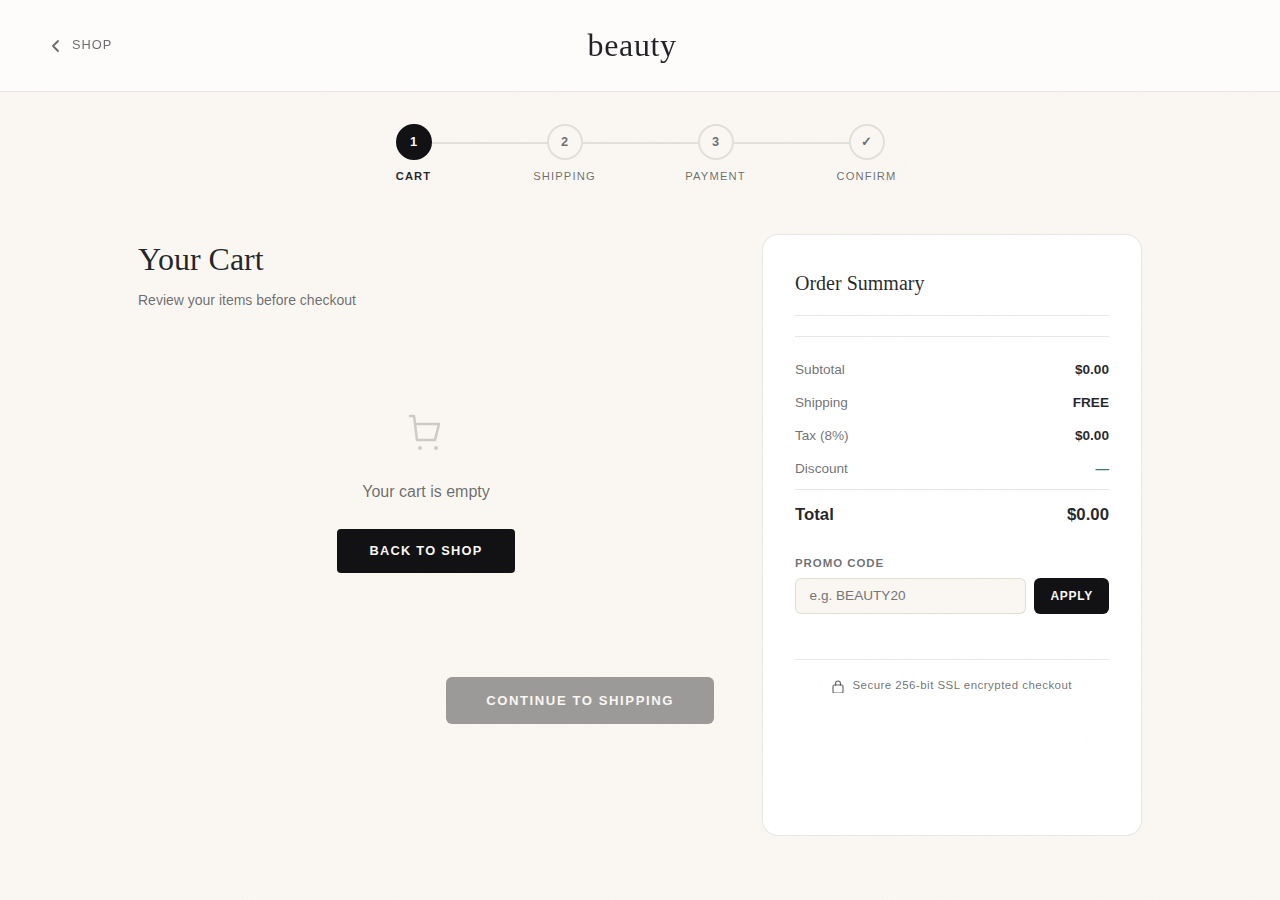
<file: shopping-cart.html>
<!DOCTYPE html>
<html lang="en">
<head>
    <meta charset="UTF-8">
    <meta name="viewport" content="width=device-width, initial-scale=1.0">
    <title>Your Cart — beauty</title>
    <meta name="description" content="Review your cart and proceed to checkout.">
    <style>
    /* ============================================
       SHARED DESIGN TOKENS (match index.html)
       ============================================ */
    :root {
        --bg-primary: #FAF7F2;
        --bg-alt: #FFFDF9;
        --surface: rgba(255, 255, 255, 0.85);
        --surface-glass: rgba(255, 255, 255, 0.65);
        --border-subtle: rgba(15, 15, 20, 0.10);
        --text-primary: rgba(15, 15, 20, 0.92);
        --text-secondary: rgba(15, 15, 20, 0.62);
        --accent-ink: #111114;
        --accent-soft: #D9C7B8;
        --pastel-peach: #F3D7C7;
        --pastel-lavender: #D7D2F6;
        --pastel-sage: #D7E9E1;
        --highlight: #F0E7FF;
        --font-serif: 'Iowan Old Style', 'Palatino Linotype', 'URW Palladio L', P052, serif;
        --font-sans: -apple-system, BlinkMacSystemFont, 'Segoe UI', Helvetica, Arial, sans-serif;
        --ease-smooth: cubic-bezier(0.2, 0.8, 0.2, 1);
        --duration-fast: 200ms;
        --duration-normal: 400ms;
        --duration-slow: 600ms;
        --color-error: #C0544D;
        --color-error-bg: #FFF0EE;
        --color-success: #3A7D5C;
        --color-success-bg: #EEF7F2;
    }

    /* ============================================
       RESET & BASE
       ============================================ */
    *, *::before, *::after { box-sizing: border-box; margin: 0; padding: 0; }
    html { scroll-behavior: smooth; }
    body {
        font-family: var(--font-sans);
        background: var(--bg-primary);
        color: var(--text-primary);
        line-height: 1.6;
        min-height: 100vh;
        display: flex;
        flex-direction: column;
    }
    /* Grain overlay */
    body::before {
        content: '';
        position: fixed; inset: 0;
        background-image: url("data:image/svg+xml,%3Csvg viewBox='0 0 400 400' xmlns='http://www.w3.org/2000/svg'%3E%3Cfilter id='n'%3E%3CfeTurbulence type='fractalNoise' baseFrequency='0.9' numOctaves='4' stitchTiles='stitch'/%3E%3C/filter%3E%3Crect width='100%25' height='100%25' filter='url(%23n)' opacity='0.03'/%3E%3C/svg%3E");
        pointer-events: none; z-index: 9999; opacity: 0.5;
    }
    button { font-family: inherit; cursor: pointer; border: none; background: none; }
    a { color: inherit; text-decoration: none; }
    input, select { font-family: inherit; }
    *:focus-visible { outline: 2px solid var(--accent-ink); outline-offset: 3px; }

    /* ============================================
       HEADER (mini — matches site nav feel)
       ============================================ */
    .cart-page-header {
        background: var(--surface-glass);
        backdrop-filter: blur(20px);
        -webkit-backdrop-filter: blur(20px);
        border-bottom: 1px solid var(--border-subtle);
        padding: 1.25rem clamp(1rem, 5vw, 3rem);
        display: flex;
        align-items: center;
        justify-content: space-between;
        position: sticky; top: 0; z-index: 100;
    }
    .cart-page-header__back {
        display: flex; align-items: center; gap: 0.5rem;
        font-size: 0.8rem; letter-spacing: 0.08em; text-transform: uppercase;
        color: var(--text-secondary);
        transition: color var(--duration-fast);
    }
    .cart-page-header__back:hover { color: var(--text-primary); }
    .cart-page-header__logo {
        font-family: var(--font-serif);
        font-size: clamp(1.4rem, 3.5vw, 2rem);
        font-weight: 400; letter-spacing: 0.02em;
        text-align: center;
    }
    .cart-page-header__spacer { width: 80px; }

    /* ============================================
       PROGRESS STEPPER
       ============================================ */
    .stepper {
        display: flex; justify-content: center; align-items: center;
        gap: 0; padding: 2rem clamp(1rem, 5vw, 3rem) 1rem;
        max-width: 700px; margin: 0 auto; width: 100%;
    }
    .step {
        display: flex; flex-direction: column; align-items: center;
        flex: 1; position: relative;
    }
    .step__circle {
        width: 36px; height: 36px; border-radius: 50%;
        border: 2px solid var(--border-subtle);
        background: var(--bg-primary);
        display: flex; align-items: center; justify-content: center;
        font-size: 0.8rem; font-weight: 700; color: var(--text-secondary);
        position: relative; z-index: 2;
        transition: all var(--duration-normal) var(--ease-smooth);
    }
    .step.active .step__circle {
        border-color: var(--accent-ink);
        background: var(--accent-ink);
        color: var(--bg-primary);
    }
    .step.completed .step__circle {
        border-color: var(--color-success);
        background: var(--color-success);
        color: #fff;
    }
    .step__label {
        margin-top: 0.5rem;
        font-size: 0.7rem; letter-spacing: 0.1em; text-transform: uppercase;
        color: var(--text-secondary);
        transition: color var(--duration-fast);
    }
    .step.active .step__label { color: var(--text-primary); font-weight: 600; }
    /* connector line between circles */
    .step__line {
        position: absolute; top: 18px; left: 50%; height: 2px;
        width: 100%; background: var(--border-subtle);
        z-index: 1;
        transition: background var(--duration-normal);
    }
    .step.completed .step__line { background: var(--color-success); }
    .step:last-child .step__line { display: none; }

    /* ============================================
       PAGE LAYOUT
       ============================================ */
    .checkout-layout {
        flex: 1;
        display: grid;
        grid-template-columns: 1fr 380px;
        gap: 3rem;
        max-width: 1100px;
        margin: 0 auto;
        padding: 2rem clamp(1rem, 5vw, 3rem) 4rem;
        width: 100%;
    }

    /* ============================================
       STEP PANELS (only the active step is visible)
       ============================================ */
    .step-panel {
        display: none;
        animation: panelFadeIn var(--duration-normal) var(--ease-smooth);
    }
    .step-panel.active { display: block; }

    @keyframes panelFadeIn {
        from { opacity: 0; transform: translateY(12px); }
        to   { opacity: 1; transform: translateY(0); }
    }

    .panel-title {
        font-family: var(--font-serif);
        font-size: clamp(1.5rem, 3vw, 2rem);
        font-weight: 400; margin-bottom: 0.25rem;
    }
    .panel-subtitle {
        font-size: 0.875rem; color: var(--text-secondary);
        margin-bottom: 2rem;
    }

    /* ============================================
       CART ITEM ROW
       ============================================ */
    .cart-item {
        display: grid;
        grid-template-columns: 88px 1fr auto;
        gap: 1.25rem;
        align-items: center;
        padding: 1.25rem 0;
        border-bottom: 1px solid var(--border-subtle);
    }
    .cart-item:first-of-type { padding-top: 0; }

    .cart-item__thumb {
        width: 88px; height: 88px;
        border-radius: 10px;
        background: var(--bg-alt);
        display: flex; align-items: center; justify-content: center;
        overflow: hidden;
    }
    .cart-item__thumb img { width: 100%; height: 100%; object-fit: contain; }

    .cart-item__info { min-width: 0; }
    .cart-item__name { font-weight: 600; font-size: 0.95rem; margin-bottom: 0.2rem; }
    .cart-item__meta { font-size: 0.8rem; color: var(--text-secondary); }

    .cart-item__controls { display: flex; align-items: center; gap: 1rem; }

    .qty-stepper {
        display: flex; align-items: center; gap: 0;
        border: 1px solid var(--border-subtle); border-radius: 6px;
        overflow: hidden;
    }
    .qty-stepper button {
        width: 32px; height: 32px;
        display: flex; align-items: center; justify-content: center;
        font-size: 1.1rem; color: var(--text-primary);
        transition: background var(--duration-fast);
    }
    .qty-stepper button:hover { background: var(--bg-alt); }
    .qty-stepper span {
        width: 36px; text-align: center;
        font-size: 0.9rem; font-weight: 600;
        border-left: 1px solid var(--border-subtle);
        border-right: 1px solid var(--border-subtle);
        line-height: 32px;
    }

    .cart-item__price { font-weight: 600; font-size: 1rem; min-width: 70px; text-align: right; }

    .cart-item__remove {
        font-size: 0.75rem; color: var(--text-secondary);
        letter-spacing: 0.05em; text-transform: uppercase;
        margin-top: 0.4rem; display: inline-block;
        transition: color var(--duration-fast);
    }
    .cart-item__remove:hover { color: var(--color-error); }

    .cart-empty-state {
        text-align: center; padding: 4rem 1rem;
        color: var(--text-secondary);
    }
    .cart-empty-state svg { margin-bottom: 1rem; opacity: 0.3; }
    .cart-empty-state p { margin-bottom: 1.5rem; font-size: 1rem; }
    .cart-empty-state a {
        display: inline-block; padding: 0.75rem 2rem;
        background: var(--accent-ink); color: var(--bg-primary);
        border-radius: 4px; font-size: 0.8rem;
        letter-spacing: 0.1em; text-transform: uppercase; font-weight: 600;
        transition: opacity var(--duration-fast);
    }
    .cart-empty-state a:hover { opacity: 0.85; }

    /* ============================================
       FORM — SHIPPING & PAYMENT
       ============================================ */
    .form-row {
        display: grid; grid-template-columns: 1fr 1fr; gap: 1rem;
        margin-bottom: 1rem;
    }
    .form-row.full { grid-template-columns: 1fr; }

    .form-group { display: flex; flex-direction: column; gap: 0.35rem; }
    .form-group label {
        font-size: 0.75rem; letter-spacing: 0.08em; text-transform: uppercase;
        color: var(--text-secondary); font-weight: 600;
    }
    .form-group input,
    .form-group select {
        padding: 0.75rem 1rem;
        border: 1px solid var(--border-subtle);
        border-radius: 8px;
        font-size: 0.9rem;
        background: #fff;
        color: var(--text-primary);
        transition: border-color var(--duration-fast), box-shadow var(--duration-fast);
    }
    .form-group input:focus,
    .form-group select:focus {
        border-color: var(--accent-ink);
        box-shadow: 0 0 0 3px rgba(17,17,20,0.08);
    }
    .form-group input.error { border-color: var(--color-error); }
    .form-group .error-msg {
        font-size: 0.72rem; color: var(--color-error);
        margin-top: 0.15rem; min-height: 1rem;
    }

    .form-section-title {
        font-size: 0.75rem; letter-spacing: 0.12em; text-transform: uppercase;
        font-weight: 700; color: var(--text-primary);
        margin: 1.75rem 0 1rem; padding-bottom: 0.5rem;
        border-bottom: 1px solid var(--border-subtle);
    }
    .form-section-title:first-of-type { margin-top: 0; }

    /* card number mask styling */
    .card-icons { display: flex; gap: 0.4rem; margin-bottom: 1rem; }
    .card-icon {
        width: 44px; height: 28px; border-radius: 4px;
        background: var(--bg-alt); border: 1px solid var(--border-subtle);
        display: flex; align-items: center; justify-content: center;
        font-size: 0.6rem; font-weight: 700; color: var(--text-secondary);
        text-transform: uppercase; letter-spacing: 0.02em;
    }

    /* ============================================
       SHIPPING OPTIONS (radio pills)
       ============================================ */
    .shipping-options { display: flex; flex-direction: column; gap: 0.75rem; margin-bottom: 1.5rem; }
    .shipping-option {
        display: grid; grid-template-columns: auto 1fr auto;
        align-items: center; gap: 1rem;
        padding: 1rem 1.25rem;
        border: 1.5px solid var(--border-subtle);
        border-radius: 10px; cursor: pointer;
        transition: border-color var(--duration-fast), background var(--duration-fast);
        background: #fff;
    }
    .shipping-option:hover { border-color: var(--accent-ink); }
    .shipping-option.selected {
        border-color: var(--accent-ink);
        background: rgba(17,17,20,0.03);
    }
    .shipping-option input[type="radio"] { display: none; }
    .shipping-option__radio {
        width: 20px; height: 20px; border-radius: 50%;
        border: 2px solid var(--border-subtle);
        display: flex; align-items: center; justify-content: center;
        transition: all var(--duration-fast);
    }
    .shipping-option.selected .shipping-option__radio {
        border-color: var(--accent-ink);
    }
    .shipping-option.selected .shipping-option__radio::after {
        content: ''; width: 10px; height: 10px; border-radius: 50%;
        background: var(--accent-ink);
    }
    .shipping-option__info { min-width: 0; }
    .shipping-option__name { font-weight: 600; font-size: 0.9rem; }
    .shipping-option__desc { font-size: 0.78rem; color: var(--text-secondary); }
    .shipping-option__price { font-weight: 700; font-size: 0.95rem; }

    /* ============================================
       STEP NAVIGATION BUTTONS
       ============================================ */
    .step-nav {
        display: flex; justify-content: space-between; align-items: center;
        margin-top: 2.5rem; gap: 1rem;
    }
    .btn-back {
        font-size: 0.8rem; letter-spacing: 0.08em; text-transform: uppercase;
        color: var(--text-secondary); padding: 0.75rem 0;
        transition: color var(--duration-fast);
    }
    .btn-back:hover { color: var(--text-primary); }

    .btn-next, .btn-place-order {
        padding: 1rem 2.5rem;
        background: var(--accent-ink); color: var(--bg-primary);
        border-radius: 6px;
        font-size: 0.82rem; letter-spacing: 0.12em; text-transform: uppercase;
        font-weight: 700;
        transition: opacity var(--duration-fast), transform var(--duration-fast);
    }
    .btn-next:hover, .btn-place-order:hover { opacity: 0.88; transform: translateY(-1px); }
    .btn-next:disabled, .btn-place-order:disabled { opacity: 0.4; cursor: not-allowed; transform: none; }

    .btn-place-order {
        background: var(--color-success);
        padding: 1rem 2.8rem;
    }
    .btn-place-order:hover { opacity: 0.9; }

    /* ============================================
       ORDER SUMMARY SIDEBAR
       ============================================ */
    .order-summary {
        background: #fff;
        border: 1px solid var(--border-subtle);
        border-radius: 16px; padding: 2rem;
        position: sticky; top: 100px;
        max-height: calc(100vh - 140px);
        overflow-y: auto;
    }
    .order-summary__title {
        font-family: var(--font-serif);
        font-size: 1.25rem; font-weight: 400;
        margin-bottom: 1.25rem;
        padding-bottom: 1rem;
        border-bottom: 1px solid var(--border-subtle);
    }

    .summary-item {
        display: flex; justify-content: space-between;
        font-size: 0.85rem; padding: 0.45rem 0;
    }
    .summary-item__name { color: var(--text-secondary); }
    .summary-item__qty { color: var(--text-secondary); font-size: 0.78rem; }

    .summary-divider { height: 1px; background: var(--border-subtle); margin: 1rem 0; }

    .summary-row {
        display: flex; justify-content: space-between;
        font-size: 0.85rem; padding: 0.35rem 0;
    }
    .summary-row__label { color: var(--text-secondary); }
    .summary-row__value { font-weight: 600; }
    .summary-row.total { font-size: 1.05rem; padding-top: 0.75rem; margin-top: 0.25rem; border-top: 1px solid var(--border-subtle); }
    .summary-row.total .summary-row__label { color: var(--text-primary); font-weight: 600; }

    .promo-wrap { margin-top: 1.25rem; }
    .promo-wrap label { font-size: 0.72rem; letter-spacing: 0.08em; text-transform: uppercase; color: var(--text-secondary); font-weight: 600; margin-bottom: 0.3rem; display: block; }
    .promo-input-row { display: flex; gap: 0.5rem; }
    .promo-input-row input {
        flex: 1; padding: 0.6rem 0.85rem;
        border: 1px solid var(--border-subtle); border-radius: 6px;
        font-size: 0.85rem; background: var(--bg-primary);
    }
    .promo-input-row button {
        padding: 0.6rem 1rem;
        background: var(--accent-ink); color: var(--bg-primary);
        border-radius: 6px; font-size: 0.75rem;
        letter-spacing: 0.06em; text-transform: uppercase; font-weight: 600;
        transition: opacity var(--duration-fast);
    }
    .promo-input-row button:hover { opacity: 0.8; }
    .promo-feedback { font-size: 0.72rem; margin-top: 0.35rem; min-height: 1rem; }
    .promo-feedback.success { color: var(--color-success); }
    .promo-feedback.error   { color: var(--color-error); }

    .summary-secure {
        margin-top: 1.5rem; padding-top: 1rem;
        border-top: 1px solid var(--border-subtle);
        text-align: center; font-size: 0.72rem;
        color: var(--text-secondary); letter-spacing: 0.04em;
    }
    .summary-secure svg { vertical-align: middle; margin-right: 0.3rem; }

    /* ============================================
       PROCESSING OVERLAY (step 4)
       ============================================ */
    .processing-screen {
        text-align: center;
        padding: 5rem 1rem 3rem;
    }
    .processing-spinner {
        width: 56px; height: 56px; margin: 0 auto 2rem;
        border: 3px solid var(--border-subtle);
        border-top-color: var(--accent-ink);
        border-radius: 50%;
        animation: spin 0.8s linear infinite;
    }
    @keyframes spin { to { transform: rotate(360deg); } }
    .processing-screen h2 {
        font-family: var(--font-serif);
        font-size: 1.75rem; font-weight: 400; margin-bottom: 0.5rem;
    }
    .processing-screen p { color: var(--text-secondary); font-size: 0.9rem; }
    .processing-steps { margin-top: 2.5rem; max-width: 280px; margin-left: auto; margin-right: auto; }
    .processing-step {
        display: flex; align-items: center; gap: 0.85rem;
        padding: 0.6rem 0; font-size: 0.85rem; color: var(--text-secondary);
        transition: color var(--duration-normal);
    }
    .processing-step.done { color: var(--color-success); }
    .processing-step.active { color: var(--text-primary); font-weight: 600; }
    .processing-step__icon {
        width: 22px; height: 22px; border-radius: 50%;
        border: 2px solid var(--border-subtle);
        display: flex; align-items: center; justify-content: center;
        flex-shrink: 0; font-size: 0.7rem;
        transition: all var(--duration-normal);
    }
    .processing-step.done .processing-step__icon {
        border-color: var(--color-success); background: var(--color-success); color: #fff;
    }
    .processing-step.active .processing-step__icon {
        border-color: var(--accent-ink);
        animation: pulse 1.2s ease-in-out infinite;
    }
    @keyframes pulse {
        0%, 100% { box-shadow: 0 0 0 0 rgba(17,17,20,0.25); }
        50%      { box-shadow: 0 0 0 6px rgba(17,17,20,0); }
    }

    /* ============================================
       CONFIRMATION SCREEN (step 5 — replaces layout)
       ============================================ */
    .confirmation-screen {
        display: none;
        max-width: 640px; margin: 0 auto;
        padding: 4rem clamp(1rem, 5vw, 2rem);
        text-align: center;
        animation: panelFadeIn var(--duration-slow) var(--ease-smooth);
    }
    .confirmation-screen.active { display: block; }

    .confirmation-checkmark {
        width: 80px; height: 80px; border-radius: 50%;
        background: var(--color-success-bg);
        display: flex; align-items: center; justify-content: center;
        margin: 0 auto 2rem;
    }
    .confirmation-checkmark svg { width: 40px; height: 40px; }

    .confirmation-screen h1 {
        font-family: var(--font-serif);
        font-size: clamp(1.75rem, 4vw, 2.5rem);
        font-weight: 400; margin-bottom: 0.5rem;
    }
    .confirmation-screen > p {
        color: var(--text-secondary); margin-bottom: 0.25rem; font-size: 0.95rem;
    }
    .confirmation-order-id {
        font-size: 0.8rem; color: var(--text-secondary);
        margin-bottom: 2rem; letter-spacing: 0.06em;
    }
    .confirmation-order-id strong { color: var(--text-primary); }

    .confirmation-details {
        background: #fff; border: 1px solid var(--border-subtle);
        border-radius: 14px; padding: 1.75rem;
        text-align: left; margin-bottom: 2rem;
    }
    .confirmation-details__row {
        display: flex; justify-content: space-between;
        padding: 0.55rem 0; font-size: 0.875rem;
        border-bottom: 1px solid var(--border-subtle);
    }
    .confirmation-details__row:last-child { border-bottom: none; }
    .confirmation-details__row span:first-child { color: var(--text-secondary); }
    .confirmation-details__row span:last-child  { font-weight: 600; }

    .confirmation-actions { display: flex; gap: 1rem; justify-content: center; flex-wrap: wrap; }
    .btn-confirmation-primary {
        padding: 0.9rem 2.2rem;
        background: var(--accent-ink); color: var(--bg-primary);
        border-radius: 6px; font-size: 0.8rem;
        letter-spacing: 0.1em; text-transform: uppercase; font-weight: 700;
        transition: opacity var(--duration-fast);
    }
    .btn-confirmation-primary:hover { opacity: 0.85; }
    .btn-confirmation-secondary {
        padding: 0.9rem 2.2rem;
        border: 1.5px solid var(--accent-ink); color: var(--accent-ink);
        border-radius: 6px; font-size: 0.8rem;
        letter-spacing: 0.1em; text-transform: uppercase; font-weight: 700;
        transition: background var(--duration-fast), color var(--duration-fast);
    }
    .btn-confirmation-secondary:hover { background: var(--accent-ink); color: var(--bg-primary); }

    /* ============================================
       TOAST
       ============================================ */
    .toast-wrap {
        position: fixed; bottom: 2rem; right: 2rem;
        z-index: 5000; display: flex; flex-direction: column; gap: 0.5rem;
    }
    .toast {
        background: var(--accent-ink); color: var(--bg-primary);
        padding: 0.9rem 1.4rem; border-radius: 8px; font-size: 0.85rem;
        box-shadow: 0 8px 24px rgba(15,15,20,0.25);
        animation: toastIn var(--duration-normal) var(--ease-smooth);
        max-width: 300px;
    }
    @keyframes toastIn {
        from { opacity: 0; transform: translateX(60px); }
        to   { opacity: 1; transform: translateX(0); }
    }

    /* ============================================
       RESPONSIVE
       ============================================ */
    @media (max-width: 860px) {
        .checkout-layout {
            grid-template-columns: 1fr;
            gap: 2rem;
        }
        .order-summary { position: static; max-height: none; order: -1; }
    }
    @media (max-width: 520px) {
        .cart-item { grid-template-columns: 72px 1fr; gap: 0.85rem; }
        .cart-item__controls { grid-column: 2; justify-content: space-between; }
        .cart-item__price { grid-column: 2; }
        .form-row { grid-template-columns: 1fr; }
        .step-nav { flex-direction: column-reverse; align-items: stretch; }
        .btn-back { text-align: center; }
    }

    /* reduced motion */
    @media (prefers-reduced-motion: reduce) {
        *, *::before, *::after {
            animation-duration: 0.01ms !important;
            transition-duration: 0.01ms !important;
        }
    }
    </style>
</head>
<body>

<!-- ============== HEADER ============== -->
<header class="cart-page-header">
    <a href="index.html" class="cart-page-header__back" aria-label="Back to shop">
        <svg width="16" height="16" viewBox="0 0 16 16" fill="none"><path d="M10 3L5 8L10 13" stroke="currentColor" stroke-width="1.8" stroke-linecap="round" stroke-linejoin="round"/></svg>
        Shop
    </a>
    <div class="cart-page-header__logo">beauty</div>
    <div class="cart-page-header__spacer"></div>
</header>

<!-- ============== STEPPER ============== -->
<nav class="stepper" aria-label="Checkout progress">
    <div class="step active" id="stepIndicator1">
        <div class="step__circle">1</div>
        <div class="step__label">Cart</div>
        <div class="step__line"></div>
    </div>
    <div class="step" id="stepIndicator2">
        <div class="step__circle">2</div>
        <div class="step__label">Shipping</div>
        <div class="step__line"></div>
    </div>
    <div class="step" id="stepIndicator3">
        <div class="step__circle">3</div>
        <div class="step__label">Payment</div>
        <div class="step__line"></div>
    </div>
    <div class="step" id="stepIndicator4">
        <div class="step__circle">✓</div>
        <div class="step__label">Confirm</div>
    </div>
</nav>

<!-- ============== MAIN CHECKOUT GRID ============== -->
<main class="checkout-layout" id="checkoutLayout">

    <!-- ————— LEFT: STEP PANELS ————— -->
    <div class="step-panels">

        <!-- STEP 1 — CART REVIEW -->
        <section class="step-panel active" id="stepPanel1" aria-labelledby="stepTitle1">
            <h2 class="panel-title" id="stepTitle1">Your Cart</h2>
            <p class="panel-subtitle">Review your items before checkout</p>
            <div id="cartItemsList"></div>
            <div class="step-nav">
                <span></span>
                <button class="btn-next" id="btnToShipping">Continue to Shipping</button>
            </div>
        </section>

        <!-- STEP 2 — SHIPPING -->
        <section class="step-panel" id="stepPanel2" aria-labelledby="stepTitle2">
            <h2 class="panel-title" id="stepTitle2">Shipping</h2>
            <p class="panel-subtitle">Where should we send your order?</p>

            <div class="form-section-title">Contact Information</div>
            <div class="form-row full">
                <div class="form-group">
                    <label for="email">Email</label>
                    <input type="email" id="email" placeholder="you@example.com" autocomplete="email">
                    <span class="error-msg" id="emailError"></span>
                </div>
            </div>

            <div class="form-section-title">Shipping Address</div>
            <div class="form-row">
                <div class="form-group">
                    <label for="firstName">First Name</label>
                    <input type="text" id="firstName" placeholder="First name" autocomplete="given-name">
                    <span class="error-msg" id="firstNameError"></span>
                </div>
                <div class="form-group">
                    <label for="lastName">Last Name</label>
                    <input type="text" id="lastName" placeholder="Last name" autocomplete="family-name">
                    <span class="error-msg" id="lastNameError"></span>
                </div>
            </div>
            <div class="form-row full">
                <div class="form-group">
                    <label for="address1">Street Address</label>
                    <input type="text" id="address1" placeholder="123 Main Street" autocomplete="street-address">
                    <span class="error-msg" id="address1Error"></span>
                </div>
            </div>
            <div class="form-row full">
                <div class="form-group">
                    <label for="address2">Apartment, Suite (optional)</label>
                    <input type="text" id="address2" placeholder="Apt 4B" autocomplete="address-line2">
                </div>
            </div>
            <div class="form-row">
                <div class="form-group">
                    <label for="city">City</label>
                    <input type="text" id="city" placeholder="City" autocomplete="address-level2">
                    <span class="error-msg" id="cityError"></span>
                </div>
                <div class="form-group">
                    <label for="zip">Zip Code</label>
                    <input type="text" id="zip" placeholder="10001" autocomplete="postal-code">
                    <span class="error-msg" id="zipError"></span>
                </div>
            </div>
            <div class="form-row">
                <div class="form-group">
                    <label for="state">State</label>
                    <select id="state" autocomplete="address-level1">
                        <option value="" disabled selected>Select state</option>
                        <option>Alabama</option><option>Alaska</option><option>Arizona</option>
                        <option>Arkansas</option><option>California</option><option>Colorado</option>
                        <option>Connecticut</option><option>Delaware</option><option>Florida</option>
                        <option>Georgia</option><option>Hawaii</option><option>Idaho</option>
                        <option>Illinois</option><option>Indiana</option><option>Iowa</option>
                        <option>Kansas</option><option>Kentucky</option><option>Louisiana</option>
                        <option>Maine</option><option>Maryland</option><option>Massachusetts</option>
                        <option>Michigan</option><option>Minnesota</option><option>Mississippi</option>
                        <option>Missouri</option><option>Montana</option><option>Nebraska</option>
                        <option>Nevada</option><option>New Hampshire</option><option>New Jersey</option>
                        <option>New Mexico</option><option>New York</option><option>North Carolina</option>
                        <option>North Dakota</option><option>Ohio</option><option>Oklahoma</option>
                        <option>Oregon</option><option>Pennsylvania</option><option>Rhode Island</option>
                        <option>South Carolina</option><option>South Dakota</option><option>Tennessee</option>
                        <option>Texas</option><option>Utah</option><option>Vermont</option>
                        <option>Virginia</option><option>Washington</option><option>West Virginia</option>
                        <option>Wisconsin</option><option>Wyoming</option>
                    </select>
                    <span class="error-msg" id="stateError"></span>
                </div>
                <div class="form-group">
                    <label for="country">Country</label>
                    <select id="country" autocomplete="country-name">
                        <option value="US" selected>United States</option>
                        <option value="CA">Canada</option>
                        <option value="GB">United Kingdom</option>
                        <option value="AU">Australia</option>
                        <option value="DE">Germany</option>
                        <option value="FR">France</option>
                    </select>
                </div>
            </div>

            <div class="form-section-title">Delivery Method</div>
            <div class="shipping-options" id="shippingOptions">
                <label class="shipping-option selected" data-cost="0">
                    <input type="radio" name="shipping" value="standard" checked>
                    <div class="shipping-option__radio"></div>
                    <div class="shipping-option__info">
                        <div class="shipping-option__name">Standard Shipping</div>
                        <div class="shipping-option__desc">5–7 business days</div>
                    </div>
                    <div class="shipping-option__price">FREE</div>
                </label>
                <label class="shipping-option" data-cost="12">
                    <input type="radio" name="shipping" value="express">
                    <div class="shipping-option__radio"></div>
                    <div class="shipping-option__info">
                        <div class="shipping-option__name">Express Shipping</div>
                        <div class="shipping-option__desc">2–3 business days</div>
                    </div>
                    <div class="shipping-option__price">$12.00</div>
                </label>
                <label class="shipping-option" data-cost="28">
                    <input type="radio" name="shipping" value="overnight">
                    <div class="shipping-option__radio"></div>
                    <div class="shipping-option__info">
                        <div class="shipping-option__name">Overnight</div>
                        <div class="shipping-option__desc">Next business day</div>
                    </div>
                    <div class="shipping-option__price">$28.00</div>
                </label>
            </div>

            <div class="step-nav">
                <button class="btn-back" id="btnBackToCart">← Back</button>
                <button class="btn-next" id="btnToPayment">Continue to Payment</button>
            </div>
        </section>

        <!-- STEP 3 — PAYMENT -->
        <section class="step-panel" id="stepPanel3" aria-labelledby="stepTitle3">
            <h2 class="panel-title" id="stepTitle3">Payment</h2>
            <p class="panel-subtitle">All transactions are secure and encrypted</p>

            <div class="card-icons">
                <div class="card-icon">Visa</div>
                <div class="card-icon">MC</div>
                <div class="card-icon">Amex</div>
                <div class="card-icon">PayPal</div>
            </div>

            <div class="form-section-title">Card Details</div>
            <div class="form-row full">
                <div class="form-group">
                    <label for="cardName">Name on Card</label>
                    <input type="text" id="cardName" placeholder="Jane Smith" autocomplete="cc-name">
                    <span class="error-msg" id="cardNameError"></span>
                </div>
            </div>
            <div class="form-row full">
                <div class="form-group">
                    <label for="cardNumber">Card Number</label>
                    <input type="text" id="cardNumber" placeholder="1234 5678 9012 3456" maxlength="19" autocomplete="cc-number" inputmode="numeric">
                    <span class="error-msg" id="cardNumberError"></span>
                </div>
            </div>
            <div class="form-row">
                <div class="form-group">
                    <label for="cardExpiry">Expiry Date</label>
                    <input type="text" id="cardExpiry" placeholder="MM / YY" maxlength="7" autocomplete="cc-exp" inputmode="numeric">
                    <span class="error-msg" id="cardExpiryError"></span>
                </div>
                <div class="form-group">
                    <label for="cardCvc">CVC</label>
                    <input type="text" id="cardCvc" placeholder="123" maxlength="4" autocomplete="cc-csc" inputmode="numeric">
                    <span class="error-msg" id="cardCvcError"></span>
                </div>
            </div>

            <div class="step-nav">
                <button class="btn-back" id="btnBackToShipping">← Back</button>
                <button class="btn-place-order" id="btnPlaceOrder">Place Order</button>
            </div>
        </section>

        <!-- STEP 4 — PROCESSING -->
        <section class="step-panel" id="stepPanel4" aria-labelledby="stepTitle4" aria-live="polite">
            <div class="processing-screen">
                <div class="processing-spinner"></div>
                <h2 id="stepTitle4">Processing Your Order</h2>
                <p>Please don't close this page</p>
                <div class="processing-steps">
                    <div class="processing-step active" id="procValidate">
                        <div class="processing-step__icon"></div>
                        Validating payment…
                    </div>
                    <div class="processing-step" id="procConfirm">
                        <div class="processing-step__icon"></div>
                        Confirming order…
                    </div>
                    <div class="processing-step" id="procPrepare">
                        <div class="processing-step__icon"></div>
                        Preparing shipment…
                    </div>
                </div>
            </div>
        </section>

    </div><!-- end .step-panels -->

    <!-- ————— RIGHT: ORDER SUMMARY SIDEBAR ————— -->
    <aside class="order-summary" id="orderSummary" aria-label="Order summary">
        <h3 class="order-summary__title">Order Summary</h3>
        <div id="summaryItems"></div>
        <div class="summary-divider"></div>
        <div class="summary-row">
            <span class="summary-row__label">Subtotal</span>
            <span class="summary-row__value" id="summarySubtotal">$0.00</span>
        </div>
        <div class="summary-row">
            <span class="summary-row__label">Shipping</span>
            <span class="summary-row__value" id="summaryShipping">FREE</span>
        </div>
        <div class="summary-row">
            <span class="summary-row__label">Tax (8%)</span>
            <span class="summary-row__value" id="summaryTax">$0.00</span>
        </div>
        <div class="summary-row">
            <span class="summary-row__label">Discount</span>
            <span class="summary-row__value" id="summaryDiscount" style="color: var(--color-success);">—</span>
        </div>
        <div class="summary-row total">
            <span class="summary-row__label">Total</span>
            <span class="summary-row__value" id="summaryTotal">$0.00</span>
        </div>

        <div class="promo-wrap">
            <label for="promoCode">Promo Code</label>
            <div class="promo-input-row">
                <input type="text" id="promoCode" placeholder="e.g. BEAUTY20">
                <button id="btnApplyPromo">Apply</button>
            </div>
            <div class="promo-feedback" id="promoFeedback"></div>
        </div>

        <div class="summary-secure">
            <svg width="12" height="14" viewBox="0 0 12 14" fill="none"><rect x="1" y="6" width="10" height="8" rx="1.5" stroke="currentColor" stroke-width="1.2"/><path d="M3.5 6V4.5A2.5 2.5 0 0 1 6 2a2.5 2.5 0 0 1 2.5 2.5V6" stroke="currentColor" stroke-width="1.2" stroke-linecap="round"/></svg>
            Secure 256‑bit SSL encrypted checkout
        </div>
    </aside>

</main><!-- end #checkoutLayout -->

<!-- ============== CONFIRMATION PAGE (replaces layout) ============== -->
<div class="confirmation-screen" id="confirmationScreen" aria-labelledby="confirmTitle">
    <div class="confirmation-checkmark">
        <svg viewBox="0 0 40 40" fill="none"><circle cx="20" cy="20" r="20" fill="#3A7D5C"/><path d="M11 21L17 27L29 13" stroke="white" stroke-width="3" stroke-linecap="round" stroke-linejoin="round"/></svg>
    </div>
    <h1 id="confirmTitle">Order Confirmed</h1>
    <p>Thank you for shopping with beauty</p>
    <p class="confirmation-order-id">Order #<strong id="confirmOrderId">—</strong></p>

    <div class="confirmation-details">
        <div class="confirmation-details__row">
            <span>Status</span><span>Confirmed ✓</span>
        </div>
        <div class="confirmation-details__row">
            <span>Estimated Delivery</span><span id="confirmDelivery">—</span>
        </div>
        <div class="confirmation-details__row">
            <span>Items</span><span id="confirmItems">—</span>
        </div>
        <div class="confirmation-details__row">
            <span>Total Charged</span><span id="confirmTotal">—</span>
        </div>
        <div class="confirmation-details__row">
            <span>Email Receipt</span><span id="confirmEmail">—</span>
        </div>
    </div>

    <div class="confirmation-actions">
        <a href="index.html" class="btn-confirmation-primary">Continue Shopping</a>
        <button class="btn-confirmation-secondary" id="btnPrintReceipt">Print Receipt</button>
    </div>
</div>

<!-- ============== TOAST CONTAINER ============== -->
<div class="toast-wrap" id="toastWrap" aria-live="polite" aria-atomic="true"></div>

<!-- ============================================================
     JAVASCRIPT
     ============================================================ -->
<script>
// ============================================
// Product seed (same as app.js)
// ============================================
function makeSVG(id){
    const c=[['%23F3D7C7','%23E8C4B0'],['%23D7D2F6','%23C5BEE8'],['%23D7E9E1','%23C2D9CE'],['%23F0E7FF','%23E0D5F5'],['%23FFE5E0','%23FFD5CE'],['%23E5F2FF','%23D0E7FF']];
    const p=c[id%c.length];
    return `data:image/svg+xml,%3Csvg viewBox='0 0 200 200' xmlns='http://www.w3.org/2000/svg'%3E%3Cdefs%3E%3ClinearGradient id='g${id}' x1='0%25' y1='0%25' x2='100%25' y2='100%25'%3E%3Cstop offset='0%25' style='stop-color:${p[0]}'/%3E%3Cstop offset='100%25' style='stop-color:${p[1]}'/%3E%3C/linearGradient%3E%3C/defs%3E%3Crect width='200' height='200' fill='%23FFFDF9'/%3E%3Ccircle cx='100' cy='100' r='60' fill='url(%23g${id})' opacity='0.8'/%3E%3Ccircle cx='100' cy='80' r='20' fill='rgba(255,255,255,0.9)'/%3E%3C/svg%3E`;
}
const PRODUCTS = [
    { id:0, name:"Orchid Antioxidant Face Oil",        price:125, category:"Skincare" },
    { id:1, name:"Bakuchiol Smoothing Serum",         price:98,  category:"Skincare" },
    { id:2, name:"Eye Anti-Aging Cream",              price:78,  category:"Skincare" },
    { id:3, name:"Hyaluronic Hydration Mist",        price:52,  category:"Skincare" },
    { id:4, name:"LED Light Therapy Mask",            price:425, category:"Devices"  },
    { id:5, name:"Microcurrent Facial Toning Device", price:385, category:"Devices"  },
    { id:6, name:"Recovery Overnight Balm",           price:88,  category:"Recovery" },
    { id:7, name:"Post-Procedure Soothing Gel",      price:72,  category:"Recovery" },
    { id:8, name:"Complete Skincare Essentials",      price:245, category:"Bundles"  },
    { id:9, name:"Advanced Anti-Aging System",       price:385, category:"Bundles"  },
    {id:10, name:"Monthly Beauty Membership",        price:95,  category:"Membership"},
    {id:11, name:"Vitamin C Brightening Complex",    price:92,  category:"Skincare" },
    {id:12, name:"Cleansing Balm",                   price:48,  category:"Skincare" },
    {id:13, name:"Cryotherapy Ice Roller",           price:65,  category:"Devices"  },
    {id:14, name:"Barrier Defense Moisturizer",      price:82,  category:"Recovery" },
    {id:15, name:"Glow Essentials Starter Set",      price:165, category:"Bundles"  }
];

// ============================================
// STATE
// ============================================
let cart          = JSON.parse(localStorage.getItem('beautyCart') || '[]');
let currentStep   = 1;
let shippingCost  = 0;
let discountAmt   = 0;
let appliedPromo  = null;

const PROMOS = { BEAUTY20: 0.20, WELCOME10: 0.10, SKINLOVE: 0.15 };
const TAX_RATE = 0.08;

// ============================================
// TOAST
// ============================================
function toast(msg){
    const w = document.getElementById('toastWrap');
    const t = document.createElement('div');
    t.className = 'toast'; t.textContent = msg;
    w.appendChild(t);
    setTimeout(() => { t.style.opacity='0'; t.style.transition='opacity 300ms'; setTimeout(()=>t.remove(),320); }, 2800);
}

// ============================================
// CART HELPERS
// ============================================
function getProduct(id){ return PRODUCTS.find(p => p.id === id); }
function subtotal(){ return cart.reduce((s,i) => s + i.price * i.quantity, 0); }
function tax(){ return (subtotal() + shippingCost) * TAX_RATE; }
function total(){ return subtotal() + shippingCost + tax() - discountAmt; }

function changeQty(id, delta){
    const item = cart.find(i => i.id === id);
    if (!item) return;
    item.quantity += delta;
    if (item.quantity <= 0) cart = cart.filter(i => i.id !== id);
    save();
    renderAll();
    toast(delta > 0 ? 'Quantity increased' : 'Item removed');
}
function removeItem(id){
    cart = cart.filter(i => i.id !== id);
    save();
    renderAll();
    toast('Item removed from cart');
}
function save(){ localStorage.setItem('beautyCart', JSON.stringify(cart)); }

// ============================================
// RENDER CART ITEMS (Step 1)
// ============================================
function renderCartItems(){
    const el = document.getElementById('cartItemsList');
    if (cart.length === 0){
        el.innerHTML = `
            <div class="cart-empty-state">
                <svg width="48" height="48" viewBox="0 0 48 48" fill="none"><path d="M8 8h4l3 24h18l4-16H14" stroke="currentColor" stroke-width="2.5" stroke-linecap="round" stroke-linejoin="round"/><circle cx="18" cy="40" r="2" fill="currentColor"/><circle cx="34" cy="40" r="2" fill="currentColor"/></svg>
                <p>Your cart is empty</p>
                <a href="index.html">Back to Shop</a>
            </div>`;
        document.getElementById('btnToShipping').disabled = true;
        return;
    }
    document.getElementById('btnToShipping').disabled = false;
    el.innerHTML = cart.map(item => `
        <div class="cart-item">
            <div class="cart-item__thumb"><img src="${makeSVG(item.id)}" alt="${item.name}"></div>
            <div class="cart-item__info">
                <div class="cart-item__name">${item.name}</div>
                <div class="cart-item__meta">Unit price: $${item.price.toFixed(2)}</div>
                <button class="cart-item__remove" onclick="removeItem(${item.id})">Remove</button>
            </div>
            <div class="cart-item__controls">
                <div class="qty-stepper">
                    <button onclick="changeQty(${item.id}, -1)" aria-label="Decrease quantity">−</button>
                    <span>${item.quantity}</span>
                    <button onclick="changeQty(${item.id}, 1)" aria-label="Increase quantity">+</button>
                </div>
                <div class="cart-item__price">$${(item.price * item.quantity).toFixed(2)}</div>
            </div>
        </div>
    `).join('');
}

// ============================================
// RENDER SIDEBAR SUMMARY
// ============================================
function renderSummary(){
    document.getElementById('summaryItems').innerHTML = cart.map(i =>
        `<div class="summary-item">
            <span class="summary-item__name">${i.name}</span>
            <span class="summary-item__qty">×${i.quantity} — $${(i.price*i.quantity).toFixed(2)}</span>
         </div>`
    ).join('');
    document.getElementById('summarySubtotal').textContent  = '$' + subtotal().toFixed(2);
    document.getElementById('summaryShipping').textContent  = shippingCost === 0 ? 'FREE' : '$' + shippingCost.toFixed(2);
    document.getElementById('summaryTax').textContent       = '$' + tax().toFixed(2);
    document.getElementById('summaryDiscount').textContent  = discountAmt > 0 ? '−$' + discountAmt.toFixed(2) : '—';
    document.getElementById('summaryTotal').textContent     = '$' + total().toFixed(2);
}

function renderAll(){ renderCartItems(); renderSummary(); }

// ============================================
// STEP NAVIGATION
// ============================================
function goToStep(n){
    // hide all panels
    document.querySelectorAll('.step-panel').forEach(p => p.classList.remove('active'));
    // show target
    const panel = document.getElementById('stepPanel' + n);
    if (panel) panel.classList.add('active');

    // update stepper indicators
    for (let i = 1; i <= 4; i++){
        const ind = document.getElementById('stepIndicator' + i);
        ind.classList.remove('active','completed');
        if (i < n)  ind.classList.add('completed');
        if (i === n) ind.classList.add('active');
    }
    currentStep = n;
    // scroll top smoothly
    window.scrollTo({ top: 0, behavior: 'smooth' });
}

// ============================================
// SHIPPING OPTION SELECTION
// ============================================
document.querySelectorAll('.shipping-option').forEach(opt => {
    opt.addEventListener('click', () => {
        document.querySelectorAll('.shipping-option').forEach(o => o.classList.remove('selected'));
        opt.classList.add('selected');
        opt.querySelector('input').checked = true;
        shippingCost = parseFloat(opt.dataset.cost);
        renderSummary();
    });
});

// ============================================
// PROMO CODE
// ============================================
document.getElementById('btnApplyPromo').addEventListener('click', () => {
    const input  = document.getElementById('promoCode');
    const fb     = document.getElementById('promoFeedback');
    const code   = input.value.trim().toUpperCase();
    if (!code){ fb.className='promo-feedback error'; fb.textContent='Enter a promo code'; return; }
    if (PROMOS[code] !== undefined){
        appliedPromo = code;
        discountAmt  = subtotal() * PROMOS[code];
        fb.className = 'promo-feedback success';
        fb.textContent = `🎉 "${code}" applied — ${(PROMOS[code]*100)}% off`;
        input.disabled = true;
        document.getElementById('btnApplyPromo').disabled = true;
        renderSummary();
    } else {
        fb.className = 'promo-feedback error';
        fb.textContent = 'Invalid promo code';
    }
});

// ============================================
// CARD INPUT FORMATTING
// ============================================
document.getElementById('cardNumber').addEventListener('input', function(){
    let v = this.value.replace(/\D/g,'').slice(0,16);
    this.value = v.replace(/(.{4})/g,'$1 ').trim();
});
document.getElementById('cardExpiry').addEventListener('input', function(){
    let v = this.value.replace(/\D/g,'').slice(0,4);
    if (v.length >= 2) v = v.slice(0,2) + ' / ' + v.slice(2);
    this.value = v;
});
document.getElementById('cardCvc').addEventListener('input', function(){
    this.value = this.value.replace(/\D/g,'').slice(0,4);
});

// ============================================
// VALIDATION
// ============================================
function clearErrors(ids){ ids.forEach(id => { const el = document.getElementById(id); if(el) { el.textContent=''; } }); }
function setError(id, msg){ const el = document.getElementById(id); if(el){ el.textContent = msg; } }
function markInput(id, hasErr){
    const inp = document.getElementById(id);
    if(inp) inp.classList.toggle('error', hasErr);
}

function validateShipping(){
    clearErrors(['emailError','firstNameError','lastNameError','address1Error','cityError','zipError','stateError']);
    let ok = true;
    const checks = [
        ['email',     v => /^[^\s@]+@[^\s@]+\.[^\s@]+$/.test(v), 'Valid email required'],
        ['firstName', v => v.length > 0,  'First name required'],
        ['lastName',  v => v.length > 0,  'Last name required'],
        ['address1',  v => v.length > 0,  'Street address required'],
        ['city',      v => v.length > 0,  'City required'],
        ['zip',       v => /^\d{5}(-\d{4})?$/.test(v), 'Valid zip code required'],
        ['state',     v => v.length > 0,  'Please select a state']
    ];
    checks.forEach(([id, test, msg]) => {
        const inp = document.getElementById(id);
        const val = inp.value.trim();
        if (!test(val)){ setError(id+'Error', msg); markInput(id, true); ok = false; }
        else markInput(id, false);
    });
    return ok;
}

function validatePayment(){
    clearErrors(['cardNameError','cardNumberError','cardExpiryError','cardCvcError']);
    let ok = true;
    const name   = document.getElementById('cardName').value.trim();
    const number = document.getElementById('cardNumber').value.replace(/\D/g,'');
    const expiry = document.getElementById('cardExpiry').value.replace(/\D/g,'');
    const cvc    = document.getElementById('cardCvc').value.replace(/\D/g,'');

    if (!name)            { setError('cardNameError','Name on card required');      markInput('cardName',true);   ok=false; } else markInput('cardName',false);
    if (number.length!==16){ setError('cardNumberError','Enter a 16‑digit number'); markInput('cardNumber',true); ok=false; } else markInput('cardNumber',false);
    if (expiry.length!==4) { setError('cardExpiryError','Enter MM/YY');             markInput('cardExpiry',true); ok=false; } else markInput('cardExpiry',false);
    if (cvc.length<3)      { setError('cardCvcError','Enter 3 or 4 digits');        markInput('cardCvc',true);   ok=false; } else markInput('cardCvc',false);
    return ok;
}

// ============================================
// STEP BUTTON WIRING
// ============================================
document.getElementById('btnToShipping').addEventListener('click', () => {
    if (cart.length === 0) return;
    goToStep(2);
});
document.getElementById('btnBackToCart').addEventListener('click', () => goToStep(1));

document.getElementById('btnToPayment').addEventListener('click', () => {
    if (!validateShipping()) { toast('Please fix the errors above'); return; }
    goToStep(3);
});
document.getElementById('btnBackToShipping').addEventListener('click', () => goToStep(2));

document.getElementById('btnPlaceOrder').addEventListener('click', () => {
    if (!validatePayment()) { toast('Please fix the errors above'); return; }
    goToStep(4);
    runProcessingSequence();
});

// ============================================
// PROCESSING SEQUENCE (simulated)
// ============================================
function runProcessingSequence(){
    const steps = ['procValidate','procConfirm','procPrepare'];
    let i = 0;

    function tick(){
        if (i > 0) {
            document.getElementById(steps[i-1]).classList.remove('active');
            document.getElementById(steps[i-1]).classList.add('done');
            document.getElementById(steps[i-1]).querySelector('.processing-step__icon').innerHTML = '✓';
        }
        if (i < steps.length){
            document.getElementById(steps[i]).classList.add('active');
            i++;
            setTimeout(tick, 1400);
        } else {
            // all done → show confirmation
            setTimeout(showConfirmation, 900);
        }
    }
    tick();
}

// ============================================
// SHOW CONFIRMATION
// ============================================
function showConfirmation(){
    const orderId  = 'BT-' + Date.now().toString(36).toUpperCase().slice(-7);
    const email    = document.getElementById('email').value.trim() || 'your-email@example.com';
    const shipping = document.querySelector('.shipping-option.selected input').value;

    // Persist full order snapshot to localStorage for completed-order.html
    const orderPayload = {
        id:             orderId,
        items:          cart.map(i => ({ id: i.id, name: i.name, price: i.price, quantity: i.quantity })),
        subtotal:       subtotal(),
        shipping:       shippingCost,
        tax:            tax(),
        discount:       discountAmt,
        total:          total(),
        email:          email,
        shippingMethod: shipping,
        placedAt:       new Date().toISOString()
    };
    localStorage.setItem('beautyLastOrder', JSON.stringify(orderPayload));

    // Clear cart
    cart = [];
    save();

    // Redirect → completed-order.html
    window.location.href = 'completed-order.html';
}

// ============================================
// PRINT RECEIPT
// ============================================
document.getElementById('btnPrintReceipt').addEventListener('click', () => {
    window.print();
});

// ============================================
// INIT
// ============================================
renderAll();
</script>
</body>
</html>
</file>
<file: styles.css>
:root {
    /* Color System */
    --bg-primary: #FAF7F2;
    --bg-alt: #FFFDF9;
    --surface: rgba(255, 255, 255, 0.85);
    --surface-glass: rgba(255, 255, 255, 0.65);
    --border-subtle: rgba(15, 15, 20, 0.10);
    --text-primary: rgba(15, 15, 20, 0.92);
    --text-secondary: rgba(15, 15, 20, 0.62);
    --accent-ink: #111114;
    --accent-soft: #D9C7B8;
    --pastel-peach: #F3D7C7;
    --pastel-lavender: #D7D2F6;
    --pastel-sage: #D7E9E1;
    --highlight: #F0E7FF;
    
    /* Typography */
    --font-serif: 'Iowan Old Style', 'Palatino Linotype', 'URW Palladio L', P052, serif;
    --font-sans: -apple-system, BlinkMacSystemFont, 'Segoe UI', Helvetica, Arial, sans-serif;
    
    /* Spacing */
    --spacing-xs: 0.5rem;
    --spacing-sm: 1rem;
    --spacing-md: 2rem;
    --spacing-lg: 4rem;
    --spacing-xl: 6rem;
    
    /* Animation */
    --ease-smooth: cubic-bezier(0.2, 0.8, 0.2, 1);
    --duration-fast: 200ms;
    --duration-normal: 400ms;
    --duration-slow: 800ms;
}

/* Reset & Base */
*, *::before, *::after {
    box-sizing: border-box;
    margin: 0;
    padding: 0;
}

html {
    scroll-behavior: smooth;
}

body {
    font-family: var(--font-sans);
    background: var(--bg-primary);
    color: var(--text-primary);
    line-height: 1.6;
    overflow-x: hidden;
    position: relative;
}

/* Subtle grain texture overlay */
body::before {
    content: '';
    position: fixed;
    top: 0;
    left: 0;
    width: 100%;
    height: 100%;
    background-image: url("data:image/svg+xml,%3Csvg viewBox='0 0 400 400' xmlns='http://www.w3.org/2000/svg'%3E%3Cfilter id='noiseFilter'%3E%3CfeTurbulence type='fractalNoise' baseFrequency='0.9' numOctaves='4' stitchTiles='stitch'/%3E%3C/filter%3E%3Crect width='100%25' height='100%25' filter='url(%23noiseFilter)' opacity='0.03'/%3E%3C/svg%3E");
    pointer-events: none;
    z-index: 9999;
    opacity: 0.5;
}

img {
    max-width: 100%;
    display: block;
}

button {
    font-family: inherit;
    cursor: pointer;
    border: none;
    background: none;
}

a {
    color: inherit;
    text-decoration: none;
}

/* Visually Hidden */
.visually-hidden {
    position: absolute;
    width: 1px;
    height: 1px;
    padding: 0;
    margin: -1px;
    overflow: hidden;
    clip: rect(0, 0, 0, 0);
    white-space: nowrap;
    border-width: 0;
}

/* Focus Visible */
*:focus-visible {
    outline: 2px solid var(--accent-ink);
    outline-offset: 4px;
}

/* Announcement Bar */
.announcement-bar {
    background: var(--accent-ink);
    color: var(--bg-primary);
    text-align: center;
    padding: 0.75rem 1rem;
    font-size: clamp(0.75rem, 2vw, 0.875rem);
    letter-spacing: 0.03em;
    text-transform: uppercase;
    font-weight: 500;
}

/* Main Header */
.main-header {
    position: sticky;
    top: 0;
    z-index: 1000;
    background: var(--surface-glass);
    backdrop-filter: blur(20px);
    -webkit-backdrop-filter: blur(20px);
    border-bottom: 1px solid var(--border-subtle);
    transition: background var(--duration-normal) var(--ease-smooth);
}

.nav-container {
    display: grid;
    grid-template-columns: 1fr auto 1fr;
    align-items: center;
    padding: 1rem clamp(1rem, 5vw, 3rem);
    gap: 1rem;
}

.hamburger {
    display: flex;
    flex-direction: column;
    gap: 5px;
    padding: 0.5rem;
}

.hamburger span {
    width: 20px;
    height: 2px;
    background: var(--text-primary);
    transition: all var(--duration-fast) var(--ease-smooth);
}

.nav-links {
    display: none;
    gap: clamp(1rem, 3vw, 2.5rem);
    font-size: clamp(0.875rem, 1.5vw, 1rem);
    letter-spacing: 0.05em;
    text-transform: uppercase;
}

.nav-links a {
    position: relative;
    transition: color var(--duration-fast);
}

.nav-links a::after {
    content: '';
    position: absolute;
    bottom: -4px;
    left: 0;
    width: 0;
    height: 1px;
    background: var(--text-primary);
    transition: width var(--duration-normal) var(--ease-smooth);
}

.nav-links a:hover::after {
    width: 100%;
}

.brand-wordmark {
    text-align: center;
}

.brand-wordmark h1 {
    font-family: var(--font-serif);
    font-size: clamp(1.5rem, 4vw, 2.5rem);
    font-weight: 400;
    letter-spacing: 0.02em;
}

.nav-actions {
    display: flex;
    gap: 1rem;
    justify-content: flex-end;
    align-items: center;
}

.nav-icon {
    padding: 0.5rem;
    color: var(--text-primary);
    transition: transform var(--duration-fast), opacity var(--duration-fast);
    position: relative;
}

.nav-icon:hover {
    transform: translateY(-2px);
    opacity: 0.7;
}

.cart-badge {
    position: absolute;
    top: 0;
    right: 0;
    background: var(--accent-ink);
    color: var(--bg-primary);
    font-size: 0.625rem;
    width: 16px;
    height: 16px;
    border-radius: 50%;
    display: flex;
    align-items: center;
    justify-content: center;
    font-weight: 600;
}

/* Hero Video Section */
.hero-video {
    position: relative;
    height: 100vh;
    overflow: hidden;
    display: flex;
    align-items: center;
    justify-content: center;
}

.hero-video__media {
    position: absolute;
    top: 50%;
    left: 50%;
    transform: translate(-50%, -50%);
    min-width: 100%;
    min-height: 100%;
    width: auto;
    height: auto;
    object-fit: cover;
    opacity: 0.99;
    transition: opacity var(--duration-slow);
}

.hero-video__media[src] {
    opacity: 0.6;
}

.hero-video__fallback {
    position: absolute;
    inset: 0;
    background: 
        linear-gradient(135deg, var(--pastel-peach) 0%, var(--pastel-lavender) 50%, var(--pastel-sage) 100%);
    opacity: 0.3;
}

.hero-video__overlay {
    position: absolute;
    inset: 0;
    background: linear-gradient(180deg, rgba(15,15,20,0.3) 0%, transparent 50%, rgba(15,15,20,0.2) 100%);
    display: flex;
    flex-direction: column;
    align-items: center;
    justify-content: center;
    z-index: 1;
}

.hero-video__content {
    text-align: center;
    animation: heroFadeIn var(--duration-slow) var(--ease-smooth) forwards;
    opacity: 0;
}

@keyframes heroFadeIn {
    from {
        opacity: 0;
        transform: scale(0.95) translateY(20px);
    }
    to {
        opacity: 1;
        transform: scale(1) translateY(0);
    }
}

.hero-wordmark {
    font-family: var(--font-serif);
    font-size: clamp(3rem, 15vw, 12rem);
    font-weight: 300;
    letter-spacing: 0.05em;
    color: var(--bg-primary);
    text-shadow: 0 2px 30px rgba(0,0,0,0.2);
    margin-bottom: 1rem;
}

.hero-tagline {
    font-size: clamp(0.75rem, 2vw, 1rem);
    letter-spacing: 0.15em;
    text-transform: uppercase;
    color: var(--bg-primary);
    font-weight: 500;
}

.scroll-indicator {
    position: absolute;
    bottom: 3rem;
    display: flex;
    flex-direction: column;
    align-items: center;
    gap: 0.5rem;
    color: var(--bg-primary);
    font-size: 0.75rem;
    letter-spacing: 0.1em;
    text-transform: uppercase;
    animation: scrollPulse 2s ease-in-out infinite;
}

@keyframes scrollPulse {
    0%, 100% { opacity: 0.6; transform: translateY(0); }
    50% { opacity: 1; transform: translateY(-5px); }
}

/* Feature Panels */
.feature-panels {
    display: grid;
    grid-template-columns: 1fr;
    gap: 0;
}

.feature-panel {
    min-height: 70vh;
    display: grid;
    grid-template-columns: 1fr;
    align-items: center;
    padding: var(--spacing-lg) clamp(1rem, 5vw, 3rem);
    position: relative;
    overflow: hidden;
    opacity: 0;
    transform: translateY(40px);
    transition: opacity var(--duration-slow) var(--ease-smooth),
                transform var(--duration-slow) var(--ease-smooth);
}

.feature-panel.reveal {
    opacity: 1;
    transform: translateY(0);
}

.feature-panel[data-color="peach"] {
    background: var(--pastel-peach);
}

.feature-panel[data-color="lavender"] {
    background: var(--pastel-lavender);
}

.feature-panel[data-color="sage"] {
    background: var(--pastel-sage);
}

.feature-panel__visual {
    width: 100%;
    max-width: 400px;
    margin: 0 auto 2rem;
}

.product-illustration {
    width: 100%;
    height: auto;
    filter: drop-shadow(0 20px 40px rgba(15,15,20,0.1));
}

.feature-panel__content {
    text-align: center;
}

.feature-panel__title {
    font-family: var(--font-serif);
    font-size: clamp(2rem, 5vw, 4rem);
    font-weight: 400;
    margin-bottom: 0.5rem;
    letter-spacing: 0.02em;
}

.feature-panel__subtitle {
    font-size: clamp(1rem, 2vw, 1.25rem);
    color: var(--text-secondary);
    margin-bottom: 2rem;
}

.feature-panel__cta {
    background: var(--accent-ink);
    color: var(--bg-primary);
    padding: 1rem 3rem;
    font-size: 0.875rem;
    letter-spacing: 0.1em;
    text-transform: uppercase;
    font-weight: 600;
    border-radius: 2px;
    transition: transform var(--duration-normal) var(--ease-smooth),
                box-shadow var(--duration-normal) var(--ease-smooth);
    position: relative;
    overflow: hidden;
}

.feature-panel__cta::before {
    content: '';
    position: absolute;
    top: 0;
    left: -100%;
    width: 100%;
    height: 100%;
    background: linear-gradient(90deg, transparent, rgba(255,255,255,0.3), transparent);
    transition: left var(--duration-slow) var(--ease-smooth);
}

.feature-panel__cta:hover {
    transform: translateY(-2px);
    box-shadow: 0 10px 30px rgba(15,15,20,0.2);
}

.feature-panel__cta:hover::before {
    left: 100%;
}

/* Lifestyle Shoppable Section */
.lifestyle-shoppable {
    position: relative;
    height: 80vh;
    min-height: 600px;
    overflow: hidden;
    background: var(--bg-alt);
}

.lifestyle-shoppable__media {
    position: relative;
    width: 100%;
    height: 100%;
}

.lifestyle-video {
    width: 100%;
    height: 100%;
    object-fit: cover;
    opacity: 0.8;
}

.lifestyle-video__fallback {
    position: absolute;
    inset: 0;
    background: linear-gradient(135deg, var(--highlight) 0%, var(--pastel-peach) 100%);
}

.floating-product-cards {
    position: absolute;
    bottom: 2rem;
    left: 50%;
    transform: translateX(-50%);
    display: flex;
    gap: 1rem;
    z-index: 10;
    padding: 0 1rem;
    max-width: 100%;
    overflow-x: auto;
}

.floating-card {
    background: var(--surface-glass);
    backdrop-filter: blur(20px);
    -webkit-backdrop-filter: blur(20px);
    border: 1px solid var(--border-subtle);
    border-radius: 12px;
    padding: 1rem;
    min-width: 200px;
    transition: transform var(--duration-normal) var(--ease-smooth),
                box-shadow var(--duration-normal) var(--ease-smooth);
    cursor: pointer;
}

.floating-card:hover {
    transform: translateY(-5px);
    box-shadow: 0 20px 40px rgba(15,15,20,0.15);
}

.floating-card__image {
    width: 100%;
    height: 150px;
    object-fit: contain;
    margin-bottom: 0.75rem;
    background: var(--bg-alt);
    border-radius: 8px;
}

.floating-card__name {
    font-size: 0.875rem;
    font-weight: 600;
    margin-bottom: 0.25rem;
}

.floating-card__price {
    font-size: 1rem;
    font-weight: 500;
    margin-bottom: 0.75rem;
}

.floating-card__cta {
    width: 100%;
    padding: 0.5rem;
    background: var(--accent-ink);
    color: var(--bg-primary);
    border-radius: 4px;
    font-size: 0.75rem;
    text-transform: uppercase;
    letter-spacing: 0.05em;
    font-weight: 600;
    transition: opacity var(--duration-fast);
}

.floating-card__cta:hover {
    opacity: 0.9;
}

/* Bestsellers Section */
.bestsellers-section {
    padding: var(--spacing-xl) 0;
    background: var(--bg-alt);
}

.section-header {
    text-align: center;
    margin-bottom: var(--spacing-lg);
}

.section-title {
    font-family: var(--font-serif);
    font-size: clamp(2rem, 5vw, 3.5rem);
    font-weight: 400;
    letter-spacing: 0.02em;
}

.carousel-wrapper {
    position: relative;
    overflow: hidden;
    padding: 0 clamp(1rem, 5vw, 3rem);
}

.carousel {
    display: flex;
    gap: 2rem;
    overflow-x: auto;
    scroll-behavior: smooth;
    scroll-snap-type: x mandatory;
    scrollbar-width: none;
    -ms-overflow-style: none;
    padding: 2rem 0;
}

.carousel::-webkit-scrollbar {
    display: none;
}

.carousel-card {
    flex: 0 0 300px;
    scroll-snap-align: start;
    background: var(--surface);
    border-radius: 16px;
    padding: 2rem;
    text-align: center;
    transition: transform var(--duration-normal) var(--ease-smooth);
}

.carousel-card:hover {
    transform: scale(1.02);
}

.carousel-card__image {
    width: 100%;
    height: 250px;
    object-fit: contain;
    margin-bottom: 1.5rem;
    background: var(--bg-primary);
    border-radius: 12px;
}

.carousel-card__name {
    font-size: 1.125rem;
    font-weight: 600;
    margin-bottom: 0.5rem;
}

.carousel-card__benefit {
    font-size: 0.875rem;
    color: var(--text-secondary);
    margin-bottom: 1rem;
}

.carousel-card__price {
    font-size: 1.25rem;
    font-weight: 500;
    margin-bottom: 1rem;
}

.carousel-card__cta {
    width: 100%;
    padding: 0.75rem;
    background: var(--accent-ink);
    color: var(--bg-primary);
    border-radius: 4px;
    font-size: 0.875rem;
    text-transform: uppercase;
    letter-spacing: 0.05em;
    font-weight: 600;
}

.carousel-control {
    position: absolute;
    top: 50%;
    transform: translateY(-50%);
    background: var(--surface);
    border: 1px solid var(--border-subtle);
    width: 48px;
    height: 48px;
    border-radius: 50%;
    display: flex;
    align-items: center;
    justify-content: center;
    transition: all var(--duration-fast);
    z-index: 10;
}

.carousel-control:hover {
    background: var(--accent-ink);
    color: var(--bg-primary);
}

.carousel-control--next {
    right: 1rem;
}

.carousel-progress {
    width: 200px;
    height: 2px;
    background: var(--border-subtle);
    margin: 2rem auto;
    border-radius: 1px;
    overflow: hidden;
}

.carousel-progress__bar {
    height: 100%;
    background: var(--accent-ink);
    width: 0;
    transition: width var(--duration-fast);
}

.section-cta {
    text-align: center;
    margin-top: var(--spacing-md);
}

.view-all-link {
    display: inline-block;
    padding: 1rem 2.5rem;
    border: 2px solid var(--accent-ink);
    font-size: 0.875rem;
    letter-spacing: 0.1em;
    text-transform: uppercase;
    font-weight: 600;
    border-radius: 2px;
    transition: all var(--duration-normal) var(--ease-smooth);
}

.view-all-link:hover {
    background: var(--accent-ink);
    color: var(--bg-primary);
}

/* Product Grid Section */
.product-grid-section {
    padding: var(--spacing-xl) clamp(1rem, 5vw, 3rem);
    background: var(--bg-primary);
}

.product-grid-header {
    display: flex;
    flex-wrap: wrap;
    justify-content: space-between;
    align-items: center;
    gap: 1rem;
    margin-bottom: var(--spacing-lg);
}

.filter-pills {
    display: flex;
    flex-wrap: wrap;
    gap: 0.5rem;
}

.filter-pill {
    padding: 0.5rem 1.25rem;
    border: 1px solid var(--border-subtle);
    border-radius: 24px;
    font-size: 0.875rem;
    letter-spacing: 0.03em;
    transition: all var(--duration-fast);
    background: var(--surface);
}

.filter-pill:hover,
.filter-pill.active {
    background: var(--accent-ink);
    color: var(--bg-primary);
    border-color: var(--accent-ink);
}

.sort-select {
    padding: 0.5rem 1rem;
    border: 1px solid var(--border-subtle);
    border-radius: 4px;
    font-size: 0.875rem;
    background: var(--surface);
    color: var(--text-primary);
    cursor: pointer;
}

.product-grid {
    display: grid;
    grid-template-columns: repeat(auto-fill, minmax(280px, 1fr));
    gap: 2rem;
}

.product-card {
    background: var(--surface);
    border-radius: 12px;
    padding: 1.5rem;
    opacity: 0;
    transform: translateY(30px);
    transition: opacity var(--duration-slow) var(--ease-smooth),
                transform var(--duration-slow) var(--ease-smooth),
                box-shadow var(--duration-normal) var(--ease-smooth);
}

.product-card.reveal {
    opacity: 1;
    transform: translateY(0);
}

.product-card:hover {
    box-shadow: 0 10px 30px rgba(15,15,20,0.1);
}

.product-card__image {
    width: 100%;
    height: 250px;
    object-fit: contain;
    margin-bottom: 1rem;
    background: var(--bg-primary);
    border-radius: 8px;
}

.product-card__tags {
    display: flex;
    gap: 0.5rem;
    margin-bottom: 0.75rem;
    flex-wrap: wrap;
}

.product-tag {
    font-size: 0.625rem;
    padding: 0.25rem 0.75rem;
    background: var(--highlight);
    color: var(--text-primary);
    border-radius: 12px;
    text-transform: uppercase;
    letter-spacing: 0.05em;
    font-weight: 600;
}

.product-card__name {
    font-size: 1rem;
    font-weight: 600;
    margin-bottom: 0.5rem;
}

.product-card__benefit {
    font-size: 0.875rem;
    color: var(--text-secondary);
    margin-bottom: 1rem;
}

.product-card__footer {
    display: flex;
    justify-content: space-between;
    align-items: center;
}

.product-card__price {
    font-size: 1.125rem;
    font-weight: 600;
}

.product-card__add {
    padding: 0.5rem 1.25rem;
    background: var(--accent-ink);
    color: var(--bg-primary);
    border-radius: 4px;
    font-size: 0.75rem;
    text-transform: uppercase;
    letter-spacing: 0.05em;
    font-weight: 600;
    transition: opacity var(--duration-fast);
}

.product-card__add:hover {
    opacity: 0.9;
}

/* Category Slider Section */
.category-slider-section {
    padding: var(--spacing-xl) clamp(1rem, 5vw, 3rem);
    background: var(--bg-alt);
}

.segmented-control {
    display: flex;
    gap: 0.5rem;
    justify-content: center;
    margin-bottom: var(--spacing-lg);
    flex-wrap: wrap;
    background: var(--surface);
    padding: 0.5rem;
    border-radius: 24px;
    max-width: 800px;
    margin-left: auto;
    margin-right: auto;
}

.segment {
    padding: 0.75rem 1.5rem;
    border-radius: 20px;
    font-size: 0.875rem;
    letter-spacing: 0.03em;
    transition: all var(--duration-normal) var(--ease-smooth);
    font-weight: 500;
}

.segment:hover {
    background: rgba(15,15,20,0.05);
}

.segment[aria-selected="true"] {
    background: var(--accent-ink);
    color: var(--bg-primary);
}

.category-carousel-wrapper {
    position: relative;
    overflow: hidden;
}

.category-carousel {
    display: flex;
    gap: 1.5rem;
    overflow-x: auto;
    scroll-behavior: smooth;
    scroll-snap-type: x mandatory;
    scrollbar-width: none;
    padding: 2rem 3rem;
}

.category-carousel::-webkit-scrollbar {
    display: none;
}

.category-slide {
    flex: 0 0 280px;
    scroll-snap-align: center;
    background: var(--surface);
    border-radius: 16px;
    overflow: hidden;
    transition: transform var(--duration-normal) var(--ease-smooth),
                opacity var(--duration-normal) var(--ease-smooth);
}

.category-slide:not(.active) {
    opacity: 0.6;
    transform: scale(0.95);
}

.category-slide.active {
    opacity: 1;
    transform: scale(1);
}

.category-slide__image {
    width: 100%;
    height: 320px;
    object-fit: cover;
}

.category-slide__content {
    padding: 1.5rem;
}

.category-slide__title {
    font-size: 1.125rem;
    font-weight: 600;
    margin-bottom: 0.5rem;
}

.category-slide__description {
    font-size: 0.875rem;
    color: var(--text-secondary);
}

.category-nav {
    position: absolute;
    top: 50%;
    transform: translateY(-50%);
    background: var(--surface);
    border: 1px solid var(--border-subtle);
    width: 48px;
    height: 48px;
    border-radius: 50%;
    display: flex;
    align-items: center;
    justify-content: center;
    transition: all var(--duration-fast);
    z-index: 10;
}

.category-nav:hover {
    background: var(--accent-ink);
    color: var(--bg-primary);
}

.category-nav--prev {
    left: 0.5rem;
}

.category-nav--next {
    right: 0.5rem;
}

.pagination-dots {
    display: flex;
    gap: 0.5rem;
    justify-content: center;
    margin-top: 2rem;
}

.pagination-dot {
    width: 8px;
    height: 8px;
    border-radius: 50%;
    background: var(--border-subtle);
    border: none;
    padding: 0;
    cursor: pointer;
    transition: all var(--duration-fast);
}

.pagination-dot.active {
    background: var(--accent-ink);
    transform: scale(1.25);
}

/* Face Hotspots Section */
.face-hotspots-section {
    padding: var(--spacing-xl) clamp(1rem, 5vw, 3rem);
    background: var(--bg-primary);
    position: relative;
}

.face-container {
    max-width: 600px;
    margin: 0 auto;
    position: relative;
}

.face-illustration {
    width: 100%;
    height: auto;
    display: block;
}

.hotspot {
    position: absolute;
    width: 40px;
    height: 40px;
    background: var(--surface-glass);
    backdrop-filter: blur(10px);
    border: 2px solid var(--accent-ink);
    border-radius: 50%;
    display: flex;
    align-items: center;
    justify-content: center;
    color: var(--accent-ink);
    font-size: 1.5rem;
    font-weight: 300;
    transition: all var(--duration-normal) var(--ease-smooth);
    cursor: pointer;
    z-index: 5;
}

.hotspot:hover {
    transform: scale(1.1);
    box-shadow: 0 5px 20px rgba(15,15,20,0.2);
}

.hotspot.active {
    background: var(--accent-ink);
    color: var(--bg-primary);
}

.hotspot-icon {
    transition: transform var(--duration-fast);
}

.hotspot.active .hotspot-icon {
    transform: rotate(45deg);
}

.hotspot-info {
    position: absolute;
    top: 50%;
    left: 50%;
    transform: translate(-50%, -50%);
    background: var(--surface);
    border: 1px solid var(--border-subtle);
    border-radius: 12px;
    padding: 2rem;
    max-width: 90%;
    width: 350px;
    box-shadow: 0 20px 60px rgba(15,15,20,0.15);
    z-index: 10;
    opacity: 0;
    pointer-events: none;
    transition: opacity var(--duration-normal) var(--ease-smooth);
}

.hotspot-info:not([hidden]) {
    opacity: 1;
    pointer-events: all;
}

.hotspot-close {
    position: absolute;
    top: 1rem;
    right: 1rem;
    width: 32px;
    height: 32px;
    border-radius: 50%;
    background: var(--bg-primary);
    display: flex;
    align-items: center;
    justify-content: center;
    font-size: 1.5rem;
    line-height: 1;
    transition: background var(--duration-fast);
}

.hotspot-close:hover {
    background: var(--accent-ink);
    color: var(--bg-primary);
}

.hotspot-info h3 {
    font-family: var(--font-serif);
    font-size: 1.5rem;
    font-weight: 400;
    margin-bottom: 1rem;
}

.hotspot-info p {
    margin-bottom: 0.75rem;
    line-height: 1.6;
}

.hotspot-product {
    font-size: 0.875rem;
    color: var(--text-secondary);
}

.hotspot-product strong {
    color: var(--text-primary);
}

/* Footer */
.main-footer {
    background: var(--accent-ink);
    color: var(--bg-primary);
    padding: var(--spacing-xl) clamp(1rem, 5vw, 3rem) var(--spacing-md);
}

.footer-content {
    display: grid;
    grid-template-columns: 1fr;
    gap: var(--spacing-lg);
    margin-bottom: var(--spacing-lg);
}

.footer-newsletter h3 {
    font-family: var(--font-serif);
    font-size: 1.5rem;
    font-weight: 400;
    margin-bottom: 0.5rem;
}

.footer-newsletter p {
    margin-bottom: 1.5rem;
    opacity: 0.8;
}

.newsletter-form {
    display: flex;
    gap: 0.5rem;
}

.newsletter-form input {
    flex: 1;
    padding: 0.75rem 1rem;
    border: 1px solid rgba(255,255,255,0.2);
    border-radius: 4px;
    background: rgba(255,255,255,0.1);
    color: var(--bg-primary);
    font-size: 0.875rem;
}

.newsletter-form input::placeholder {
    color: rgba(255,255,255,0.5);
}

.newsletter-form button {
    padding: 0.75rem 1.5rem;
    background: var(--bg-primary);
    color: var(--accent-ink);
    border-radius: 4px;
    font-size: 0.875rem;
    font-weight: 600;
    text-transform: uppercase;
    letter-spacing: 0.05em;
    transition: opacity var(--duration-fast);
}

.newsletter-form button:hover {
    opacity: 0.9;
}

.footer-links {
    display: grid;
    grid-template-columns: repeat(auto-fit, minmax(150px, 1fr));
    gap: 2rem;
}

.footer-column h4 {
    font-size: 0.875rem;
    text-transform: uppercase;
    letter-spacing: 0.1em;
    margin-bottom: 1rem;
    font-weight: 600;
}

.footer-column a {
    display: block;
    margin-bottom: 0.75rem;
    opacity: 0.8;
    transition: opacity var(--duration-fast);
    font-size: 0.875rem;
}

.footer-column a:hover {
    opacity: 1;
}

.footer-bottom {
    text-align: center;
    padding-top: var(--spacing-md);
    border-top: 1px solid rgba(255,255,255,0.1);
    font-size: 0.875rem;
    opacity: 0.6;
}

/* Cart Drawer */
.cart-drawer[aria-hidden="true"] {
    pointer-events: none;
}

.cart-overlay {
    position: fixed;
    inset: 0;
    background: rgba(15,15,20,0.6);
    backdrop-filter: blur(5px);
    z-index: 2000;
    opacity: 0;
    transition: opacity var(--duration-normal);
}

.cart-drawer:not([aria-hidden="true"]) .cart-overlay {
    opacity: 1;
}

.cart-panel {
    position: fixed;
    top: 0;
    right: 0;
    width: 100%;
    max-width: 450px;
    height: 100%;
    background: var(--bg-primary);
    z-index: 2001;
    display: flex;
    flex-direction: column;
    transform: translateX(100%);
    transition: transform var(--duration-normal) var(--ease-smooth);
}

.cart-drawer:not([aria-hidden="true"]) .cart-panel {
    transform: translateX(0);
}

.cart-header {
    display: flex;
    justify-content: space-between;
    align-items: center;
    padding: 1.5rem;
    border-bottom: 1px solid var(--border-subtle);
}

.cart-header h2 {
    font-family: var(--font-serif);
    font-size: 1.5rem;
    font-weight: 400;
}

.cart-close {
    width: 36px;
    height: 36px;
    border-radius: 50%;
    display: flex;
    align-items: center;
    justify-content: center;
    font-size: 1.5rem;
    transition: background var(--duration-fast);
}

.cart-close:hover {
    background: var(--surface);
}

.cart-items {
    flex: 1;
    overflow-y: auto;
    padding: 1.5rem;
}

.cart-item {
    display: grid;
    grid-template-columns: 80px 1fr auto;
    gap: 1rem;
    margin-bottom: 1.5rem;
    padding-bottom: 1.5rem;
    border-bottom: 1px solid var(--border-subtle);
}

.cart-item__image {
    width: 80px;
    height: 80px;
    object-fit: contain;
    background: var(--surface);
    border-radius: 8px;
}

.cart-item__details {
    display: flex;
    flex-direction: column;
    justify-content: center;
}

.cart-item__name {
    font-weight: 600;
    margin-bottom: 0.25rem;
}

.cart-item__price {
    color: var(--text-secondary);
    font-size: 0.875rem;
}

.cart-item__quantity {
    display: flex;
    gap: 0.5rem;
    align-items: center;
    margin-top: 0.5rem;
}

.qty-btn {
    width: 24px;
    height: 24px;
    border: 1px solid var(--border-subtle);
    border-radius: 4px;
    display: flex;
    align-items: center;
    justify-content: center;
    font-size: 0.875rem;
}

.cart-item__actions {
    display: flex;
    align-items: flex-start;
}

.remove-btn {
    padding: 0.5rem;
    color: var(--text-secondary);
    transition: color var(--duration-fast);
}

.remove-btn:hover {
    color: var(--accent-ink);
}

.cart-empty {
    text-align: center;
    padding: 3rem 1rem;
    color: var(--text-secondary);
}

.cart-footer {
    padding: 1.5rem;
    border-top: 1px solid var(--border-subtle);
}

.cart-total {
    display: flex;
    justify-content: space-between;
    align-items: center;
    margin-bottom: 1rem;
    font-size: 1.25rem;
    font-weight: 600;
}

.cart-checkout {
    width: 100%;
    padding: 1rem;
    background: var(--accent-ink);
    color: var(--bg-primary);
    border-radius: 4px;
    font-size: 0.875rem;
    text-transform: uppercase;
    letter-spacing: 0.1em;
    font-weight: 600;
    transition: opacity var(--duration-fast);
}

.cart-checkout:hover {
    opacity: 0.9;
}

/* Toast Notifications */
.toast-container {
    position: fixed;
    bottom: 2rem;
    right: 2rem;
    z-index: 3000;
    display: flex;
    flex-direction: column;
    gap: 0.5rem;
}

.toast {
    background: var(--accent-ink);
    color: var(--bg-primary);
    padding: 1rem 1.5rem;
    border-radius: 8px;
    box-shadow: 0 10px 30px rgba(15,15,20,0.3);
    animation: toastSlideIn var(--duration-normal) var(--ease-smooth);
    max-width: 300px;
}

@keyframes toastSlideIn {
    from {
        opacity: 0;
        transform: translateX(100px);
    }
    to {
        opacity: 1;
        transform: translateX(0);
    }
}

/* Responsive */
@media (min-width: 768px) {
    .nav-links {
        display: flex;
    }
    
    .hamburger {
        display: none;
    }
    
    .feature-panels {
        grid-template-columns: repeat(3, 1fr);
    }
    
    .feature-panel {
        grid-template-columns: 1fr;
    }
    
    .footer-content {
        grid-template-columns: 1.5fr 1fr;
    }
}

@media (min-width: 1024px) {
    .feature-panel {
        grid-template-columns: 1fr 1fr;
        gap: 3rem;
    }
    
    .feature-panel:nth-child(even) .feature-panel__visual {
        order: 2;
    }
}

/* Reduced Motion */
@media (prefers-reduced-motion: reduce) {
    *,
    *::before,
    *::after {
        animation-duration: 0.01ms !important;
        animation-iteration-count: 1 !important;
        transition-duration: 0.01ms !important;
        scroll-behavior: auto !important;
    }
    
    .scroll-indicator {
        animation: none;
    }
    
    .hero-video__content {
        animation: none;
        opacity: 1;
    }
}
</file>
